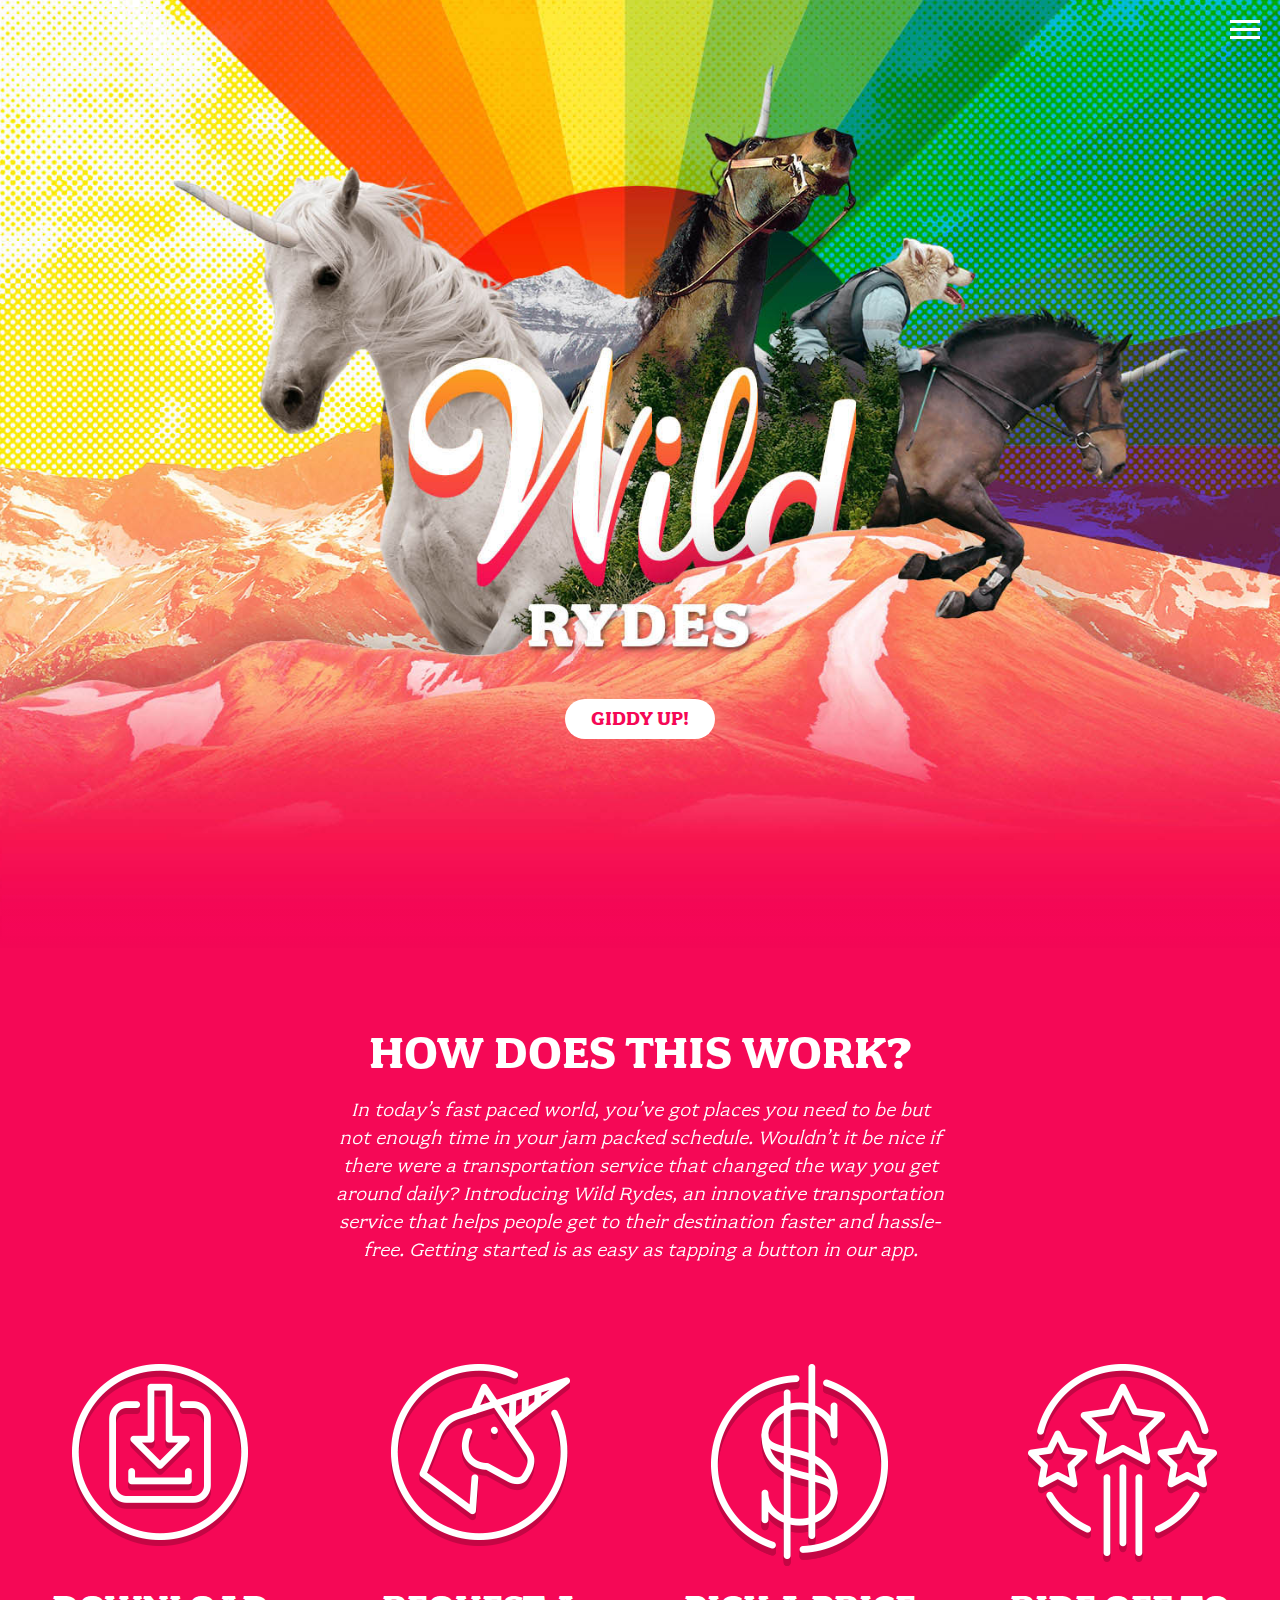
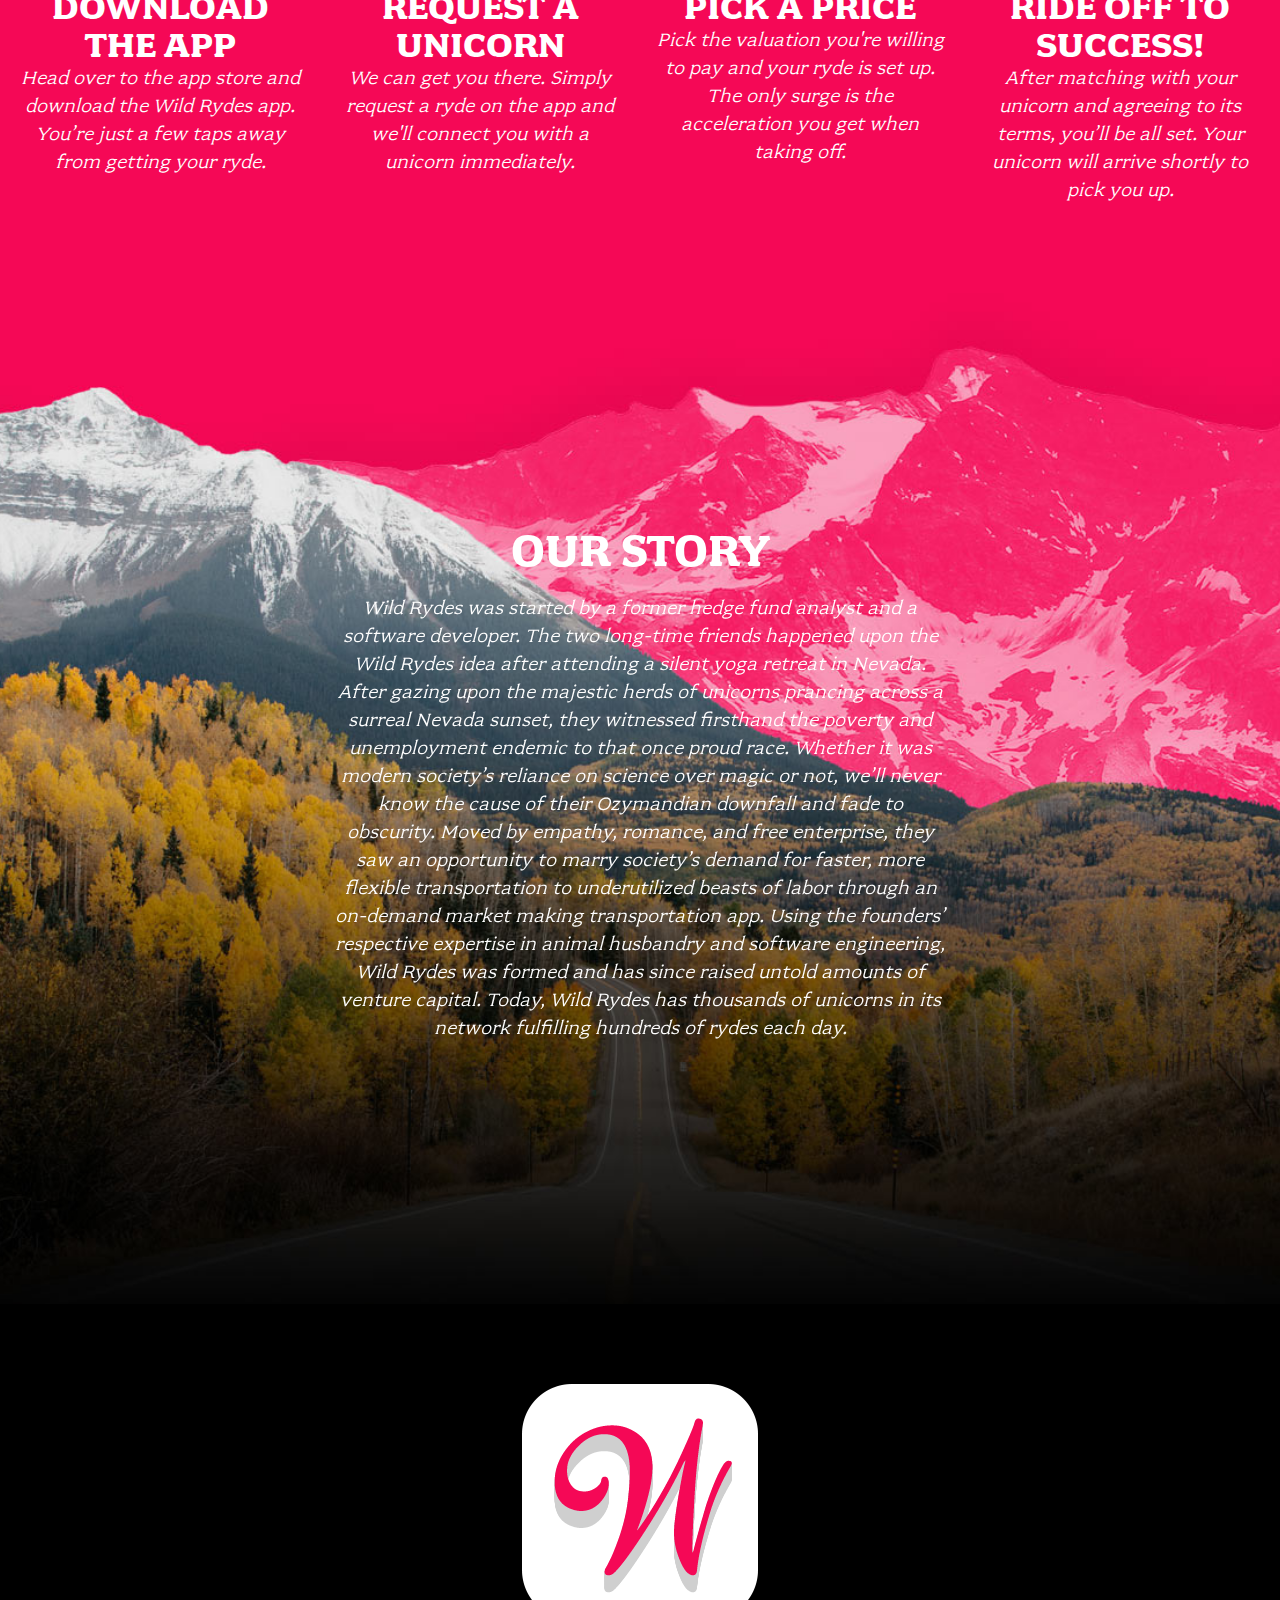
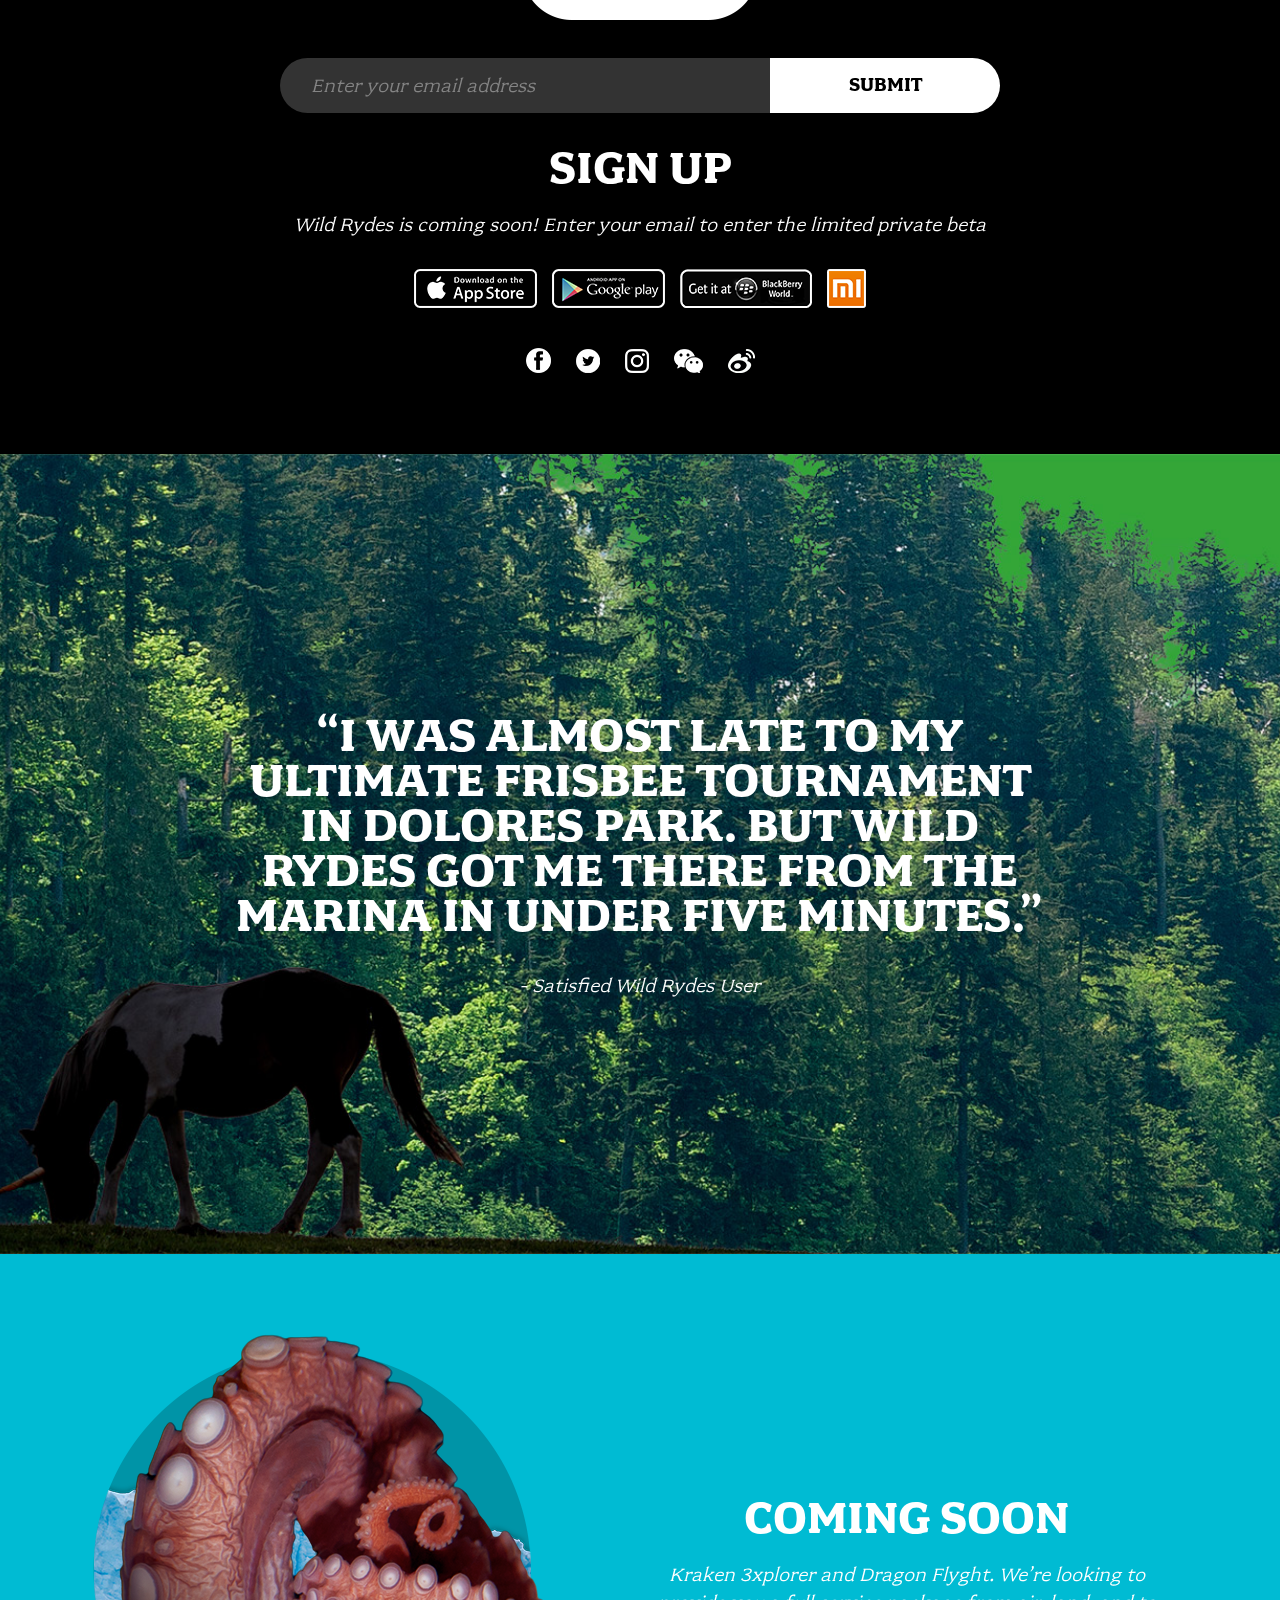
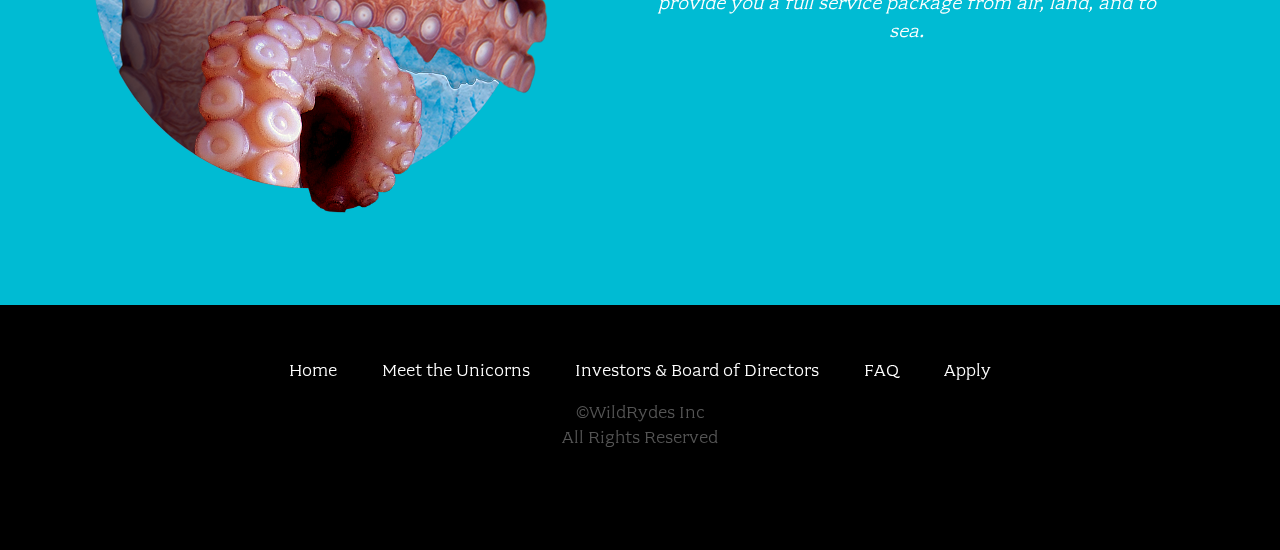
<file: index.html>
<!doctype html>
<html class="no-js" lang="">
<head>
  <meta charset="utf-8">
  <meta name="description" content="">
  <meta name="viewport" content="width=device-width, initial-scale=1">
  <title>Wild Rydes - Rydes of the Future!</title>

  <link rel="stylesheet" href="css/font.css">
  <link rel="stylesheet" href="css/main.css">

  <script src="js/vendor/modernizr.js"></script>
</head>
<body class="page-home">

  <header class="site-header">
    <h1 class="title">Wild Rydes</h1>
    <nav class="site-nav">
      <ul>
        <li><a href="index.html">Home</a></li>
        <li><a href="unicorns.html">Meet the Unicorns</a></li>
        <li><a href="investors.html">Investors &amp; Board of Directors</a></li>
        <li><a href="faq.html">FAQ</a></li>
        <li><a href="apply.html">Apply</a></li>
      </ul>
    </nav>
    <button type="button" class="btn-menu"><span>Menu</span></button>
    <a class="home-button" href="/register.html">Giddy Up!</a>
  </header>

  <section class="home-about">
    <div class="row column large-9 xlarge-6 xxlarge-4">
      <h2 class="section-title">How Does This Work?</h2>
      <p class="content">
        In today’s fast paced world, you’ve got places you need to be but not enough time in your jam packed schedule. Wouldn’t it be nice if there were a transportation service that changed the way you get around daily? Introducing Wild Rydes, an innovative transportation service that helps people get to their destination faster and hassle-free. Getting started is as easy as tapping a button in our app.
      </p>
    </div>

    <div class="row medium-up-2 large-up-4">
      <div class="column">
        <div class="home-about-block">
          <h3 class="title icon-download">Download The App</h3>
          <p class="content">Head over to the app store and download the Wild Rydes app. You’re just a few taps away from getting your ryde.</p>
        </div>
      </div>

      <div class="column">
        <div class="home-about-block">
          <h3 class="title icon-unicorn">Request A Unicorn</h3>
          <p class="content">We can get you there. Simply request a ryde on the app and we'll connect you with a unicorn immediately.</p>
        </div>
      </div>

      <div class="column">
        <div class="home-about-block">
          <h3 class="title icon-price">Pick A Price</h3>
          <p class="content">Pick the valuation you're willing to pay and your ryde is set up. The only surge is the acceleration you get when taking off.</p>
        </div>
      </div>

      <div class="column">
        <div class="home-about-block">
          <h3 class="title icon-success">Ride Off To Success!</h3>
          <p class="content">After matching with your unicorn and agreeing to its terms, you’ll be all set. Your unicorn will arrive shortly to pick you up.</p>
        </div>
      </div>
    </div>
  </section>

  <section class="home-story">
    <div class="row column large-9 xlarge-6 xxlarge-4">
      <h2 class="section-title">Our Story</h2>
      <p class="content">
        Wild Rydes was started by a former hedge fund analyst and a software developer. The two long-time friends happened upon the Wild Rydes idea after attending a silent yoga retreat in Nevada. After gazing upon the majestic herds of unicorns prancing across a surreal Nevada sunset, they witnessed firsthand the poverty and unemployment endemic to that once proud race. Whether it was modern society’s reliance on science over magic or not, we’ll never know the cause of their Ozymandian downfall and fade to obscurity. Moved by empathy, romance, and free enterprise, they saw an opportunity to marry society’s demand for faster, more flexible transportation to underutilized beasts of labor through an on-demand market making transportation app. Using the founders’ respective expertise in animal husbandry and software engineering, Wild Rydes was formed and has since raised untold amounts of venture capital. Today, Wild Rydes has thousands of unicorns in its network fulfilling hundreds of rydes each day.
      </p>
    </div>
  </section>

  <section class="home-sign-up">
    <div class="row column">
      <img class="icon-w" src="images/wr-home-W.png">

      <form onsubmit="javascript:void(0);">
        <input type="email" placeholder="Enter your email address">
        <button type="button">Submit</button>
      </form>

      <h2 class="section-title">Sign Up</h2>

      <p class="content">Wild Rydes is coming soon! Enter your email to enter the limited private beta</p>

      <div class="apps">
        <a class="app-icon" href=""><img src="images/wr-home-apple.png"></a>
        <a class="app-icon" href=""><img src="images/wr-home-google.png"></a>
        <a class="app-icon" href=""><img src="images/wr-home-blackberry.png"></a>
        <a class="app-icon" href=""><img src="images/wr-home-Xiaomi.png"></a>
      </div>

      <div class="social">
        <a class="icon-fb" href="">Facebook</a>
        <a class="icon-tw" href="">Twitter</a>
        <a class="icon-ig" href="">Instagram</a>
        <a class="icon-wc" href="">Wechat</a>
        <a class="icon-wb" href="">Weibo</a>
      </div>
    </div>
  </section>

  <section class="home-quote">
    <div class="row column medium-8 xxlarge-6">
      <div class="quote-wrap">
        <div class="quote">
          “I was almost late to my ultimate frisbee tournament in DOLORES park. BUt Wild Rydes Got me there from the marina in under five minutes.”
        </div>
        <div class="quoter">- Satisfied Wild Rydes User</div>
      </div>
    </div>
  </section>

  <section class="kraken-callout">
    <div class="row">
      <div class="columns medium-6 xxlarge-4 xxlarge-offset-2">
        <img src="images/wr-home-kraken.png">
      </div>

      <div class="columns medium-6 xlarge-5 xxlarge-4">
        <h4 class="title">Coming Soon</h4>
        <p class="content">
          Kraken 3xplorer and Dragon Flyght. We’re looking to provide you a full service package from air, land, and to sea.
        </p>
      </div>
    </div>
  </section>

  <footer class="site-footer">
    <div class="row column">
      <nav class="footer-nav">
        <ul>
          <li><a href="index.html">Home</a></li>
          <li><a href="unicorns.html">Meet the Unicorns</a></li>
          <li><a href="investors.html">Investors & Board of Directors</a></li>
          <li><a href="faq.html">FAQ</a></li>
          <li><a href="apply.html">Apply</a></li>
        </ul>
      </nav>
    </div>

    <div class="row column">
      <div class="footer-legal">
        &copy;WildRydes Inc<br>
        All Rights Reserved
      </div>
    </div>
  </footer>

  <script src="js/vendor.js"></script>

  <script src="js/main.js"></script>
</body>
</html>
</file>
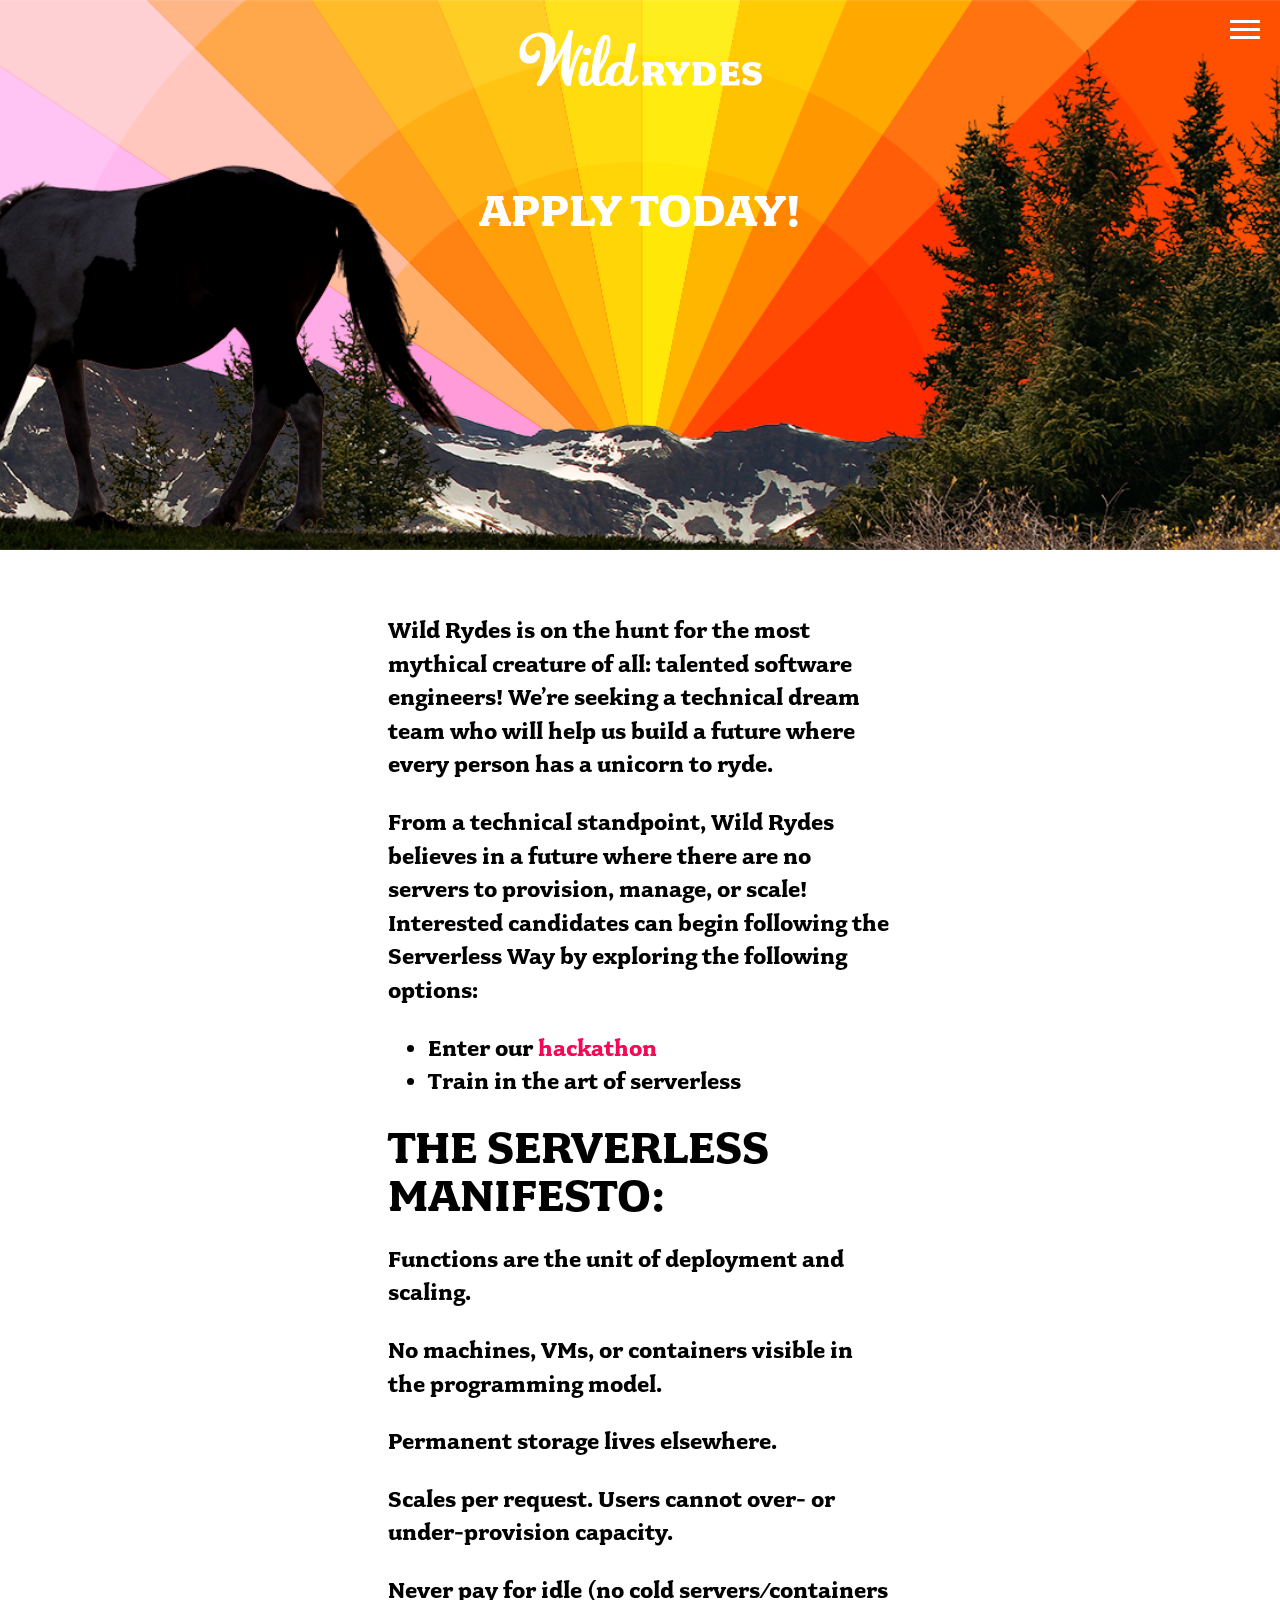
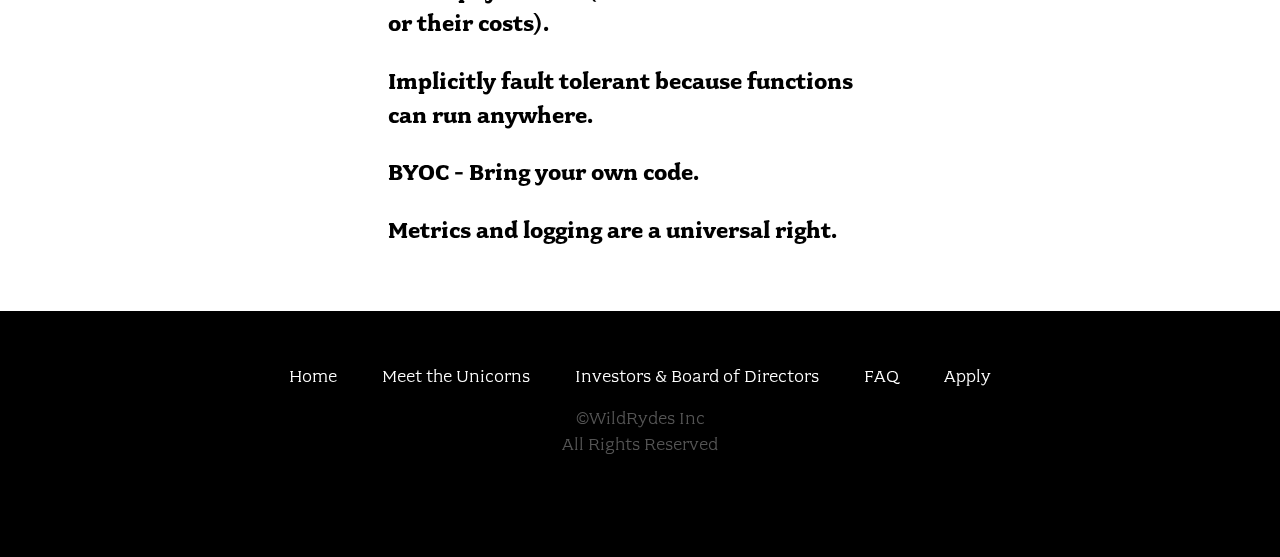
<file: apply.html>
<!doctype html>
<html class="no-js" lang="">
<head>
  <meta charset="utf-8">
  <meta name="description" content="">
  <meta name="viewport" content="width=device-width, initial-scale=1">
  <title>Apply - Wild Rydes</title>

  <link rel="stylesheet" href="css/font.css">
  <link rel="stylesheet" href="css/main.css">

  <script src="js/vendor/modernizr.js"></script>
</head>
<body class="page-apply">

  <header class="site-header">
    <div class="site-logo">Wild Rydes</div>

    <div class="row column medium-8 large-6 xlarge-5 xxlarge-4">
      <h1 class="title">Apply Today!</h1>
    </div>

    <nav class="site-nav">
      <ul>
        <li><a href="index.html">Home</a></li>
        <li><a href="unicorns.html">Meet the Unicorns</a></li>
        <li><a href="investors.html">Investors & Board of Directors</a></li>
        <li><a href="faq.html">FAQ</a></li>
        <li><a href="apply.html">Apply</a></li>
      </ul>
    </nav>
    <button type="button" class="btn-menu"><span>Menu</span></button>
  </header>

  <section class="content">
    <div class="row column medium-10 large-7 xlarge-5">
      <p>Wild Rydes is on the hunt for the most mythical creature of all: talented software engineers! We’re seeking a technical dream team who will help us build a future where every person has a unicorn to ryde.</p>
      <p>From a technical standpoint, Wild Rydes believes in a future where there are no servers to provision, manage, or scale! Interested candidates can begin following the Serverless Way by exploring the following options:</p>
      <ul>
        <li>Enter our <a href="http://awschatbot.devpost.com" target="_blank">hackathon</a></li>
        <li>Train in the art of serverless</li>
      </ul>

      <h2>The Serverless Manifesto:</h2>
      <p>Functions are the unit of deployment and scaling.</p>
      <p>No machines, VMs, or containers visible in the programming model.</p>
      <p>Permanent storage lives elsewhere.</p>
      <p>Scales per request. Users cannot over- or under-provision capacity.</p>
      <p>Never pay for idle (no cold servers/containers or their costs).</p>
      <p>Implicitly fault tolerant because functions can run anywhere.</p>
      <p>BYOC - Bring your own code.</p>
      <p>Metrics and logging are a universal right.</p>
    </div>
  </section>

  <footer class="site-footer">
    <div class="row column">
      <nav class="footer-nav">
        <ul>
          <li><a href="index.html">Home</a></li>
          <li><a href="unicorns.html">Meet the Unicorns</a></li>
          <li><a href="investors.html">Investors & Board of Directors</a></li>
          <li><a href="faq.html">FAQ</a></li>
          <li><a href="apply.html">Apply</a></li>
        </ul>
      </nav>
    </div>

    <div class="row column">
      <div class="footer-legal">
        &copy;WildRydes Inc<br>
        All Rights Reserved
      </div>
    </div>
  </footer>

  <script src="js/vendor.js"></script>

  <script src="js/main.js"></script>
</body>
</html>
</file>
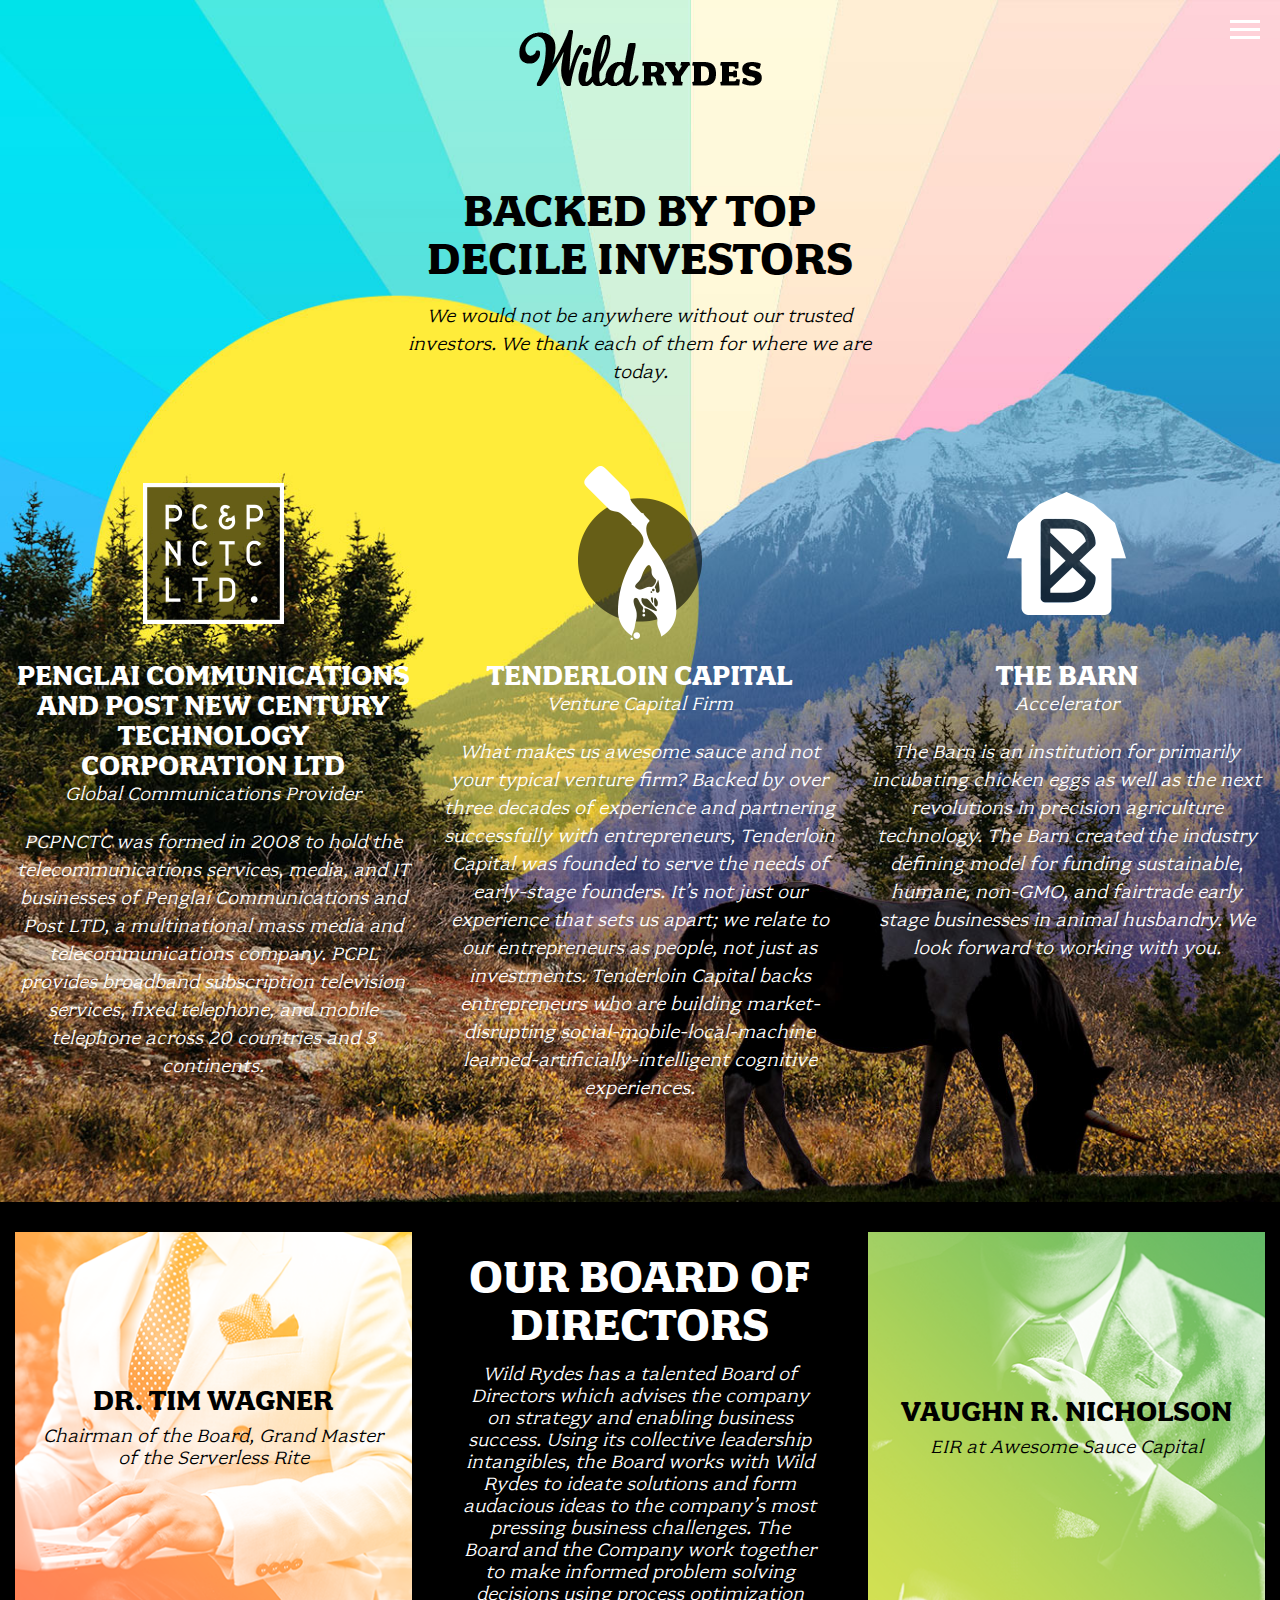
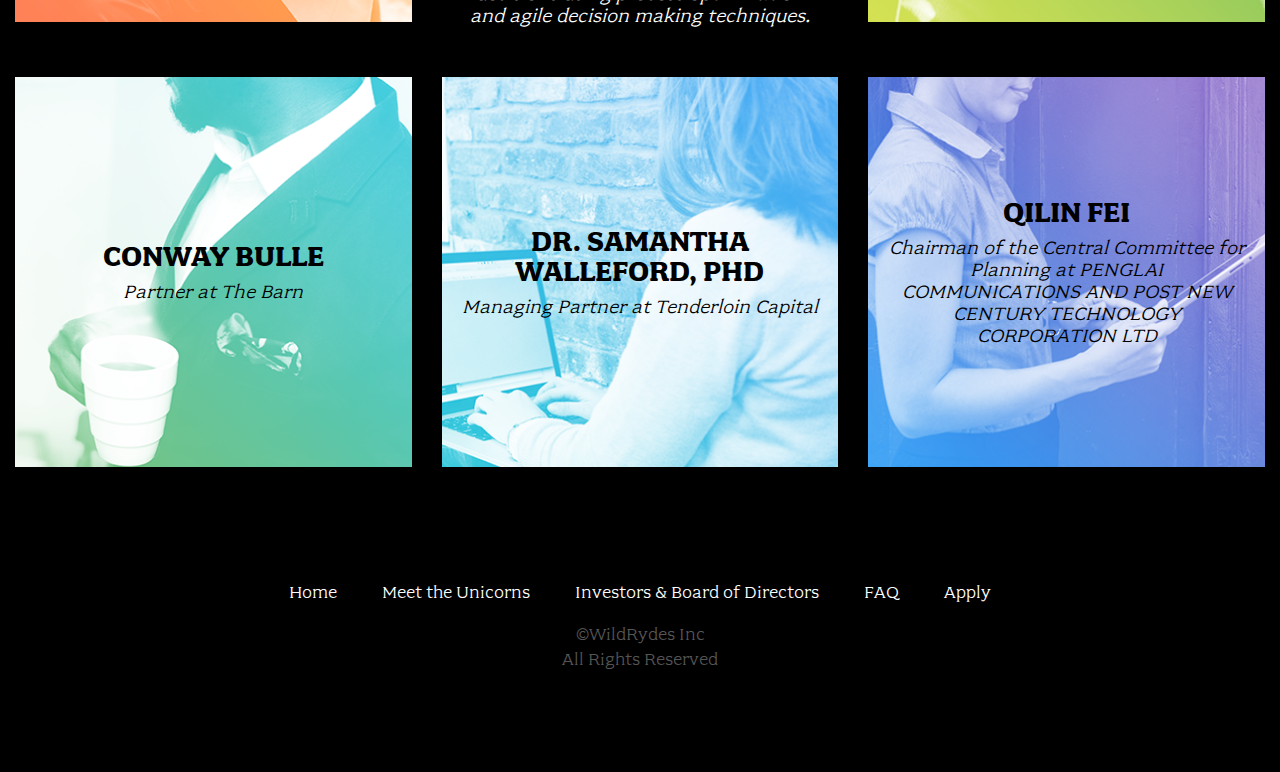
<file: investors.html>
<!doctype html>
<html class="no-js" lang="">
<head>
  <meta charset="utf-8">
  <meta name="description" content="">
  <meta name="viewport" content="width=device-width, initial-scale=1">
  <title>Investors &amp; Board of Directors - Wild Rydes</title>

  <link rel="stylesheet" href="css/font.css">
  <link rel="stylesheet" href="css/main.css">

  <script src="js/vendor/modernizr.js"></script>
</head>
<body class="page-investors">

  <div class="top-section">
    <header class="site-header">
      <div class="site-logo dark">Wild Rydes</div>

      <div class="row column medium-8 large-6 xlarge-5 xxlarge-4">
        <h1 class="title">Backed By Top Decile Investors</h1>
        <p class="content">
          We would not be anywhere without our trusted investors. We thank each of them for where we are today.
        </p>
      </div>

      <nav class="site-nav">
        <ul>
          <li><a href="index.html">Home</a></li>
          <li><a href="unicorns.html">Meet the Unicorns</a></li>
          <li><a href="investors.html">Investors & Board of Directors</a></li>
          <li><a href="faq.html">FAQ</a></li>
          <li><a href="apply.html">Apply</a></li>
        </ul>
      </nav>
      <button type="button" class="btn-menu"><span>Menu</span></button>
    </header>

    <div class="investors-list">
      <div class="row">
        <div class="columns large-4">
          <div class="investor">
            <h2 class="title pcp">Penglai Communications and Post New Century Technology Corporation Ltd</h2>
            <div class="subtitle">Global Communications Provider</div>
            <p class="content">
              PCPNCTC was formed in 2008 to hold the telecommunications services, media, and IT businesses of Penglai Communications and Post LTD, a multinational mass media and telecommunications company. PCPL provides broadband subscription television services, fixed telephone, and mobile telephone across 20 countries and 3 continents.
            </p>
          </div>
        </div>

        <div class="columns large-4">
          <div class="investor">
            <h2 class="title awesome">Tenderloin Capital</h2>
            <div class="subtitle">Venture Capital Firm</div>
            <p class="content">
              What makes us awesome sauce and not your typical venture firm? Backed by over three decades of experience and partnering successfully with entrepreneurs, Tenderloin Capital was founded to serve the needs of early-stage founders. It’s not just our experience that sets us apart; we relate to our entrepreneurs as people, not just as investments. Tenderloin Capital backs entrepreneurs who are building market-disrupting social-mobile-local-machine learned-artificially-intelligent cognitive experiences.
            </p>
          </div>
        </div>

        <div class="columns large-4">
          <div class="investor">
            <h2 class="title barn">The Barn</h2>
            <div class="subtitle">Accelerator</div>
            <p class="content">
              The Barn is an institution for primarily incubating chicken eggs as well as the next revolutions in precision agriculture technology. The Barn created the industry defining model for funding sustainable, humane, non-GMO, and fairtrade early stage businesses in animal husbandry. We look forward to working with you.
            </p>
          </div>
        </div>
      </div>
    </div>
  </div>

  <section class="board-directors">
    <div class="row">
      <div class="columns large-4 large-push-4">
        <div class="intro block">
          <h2 class="title">Our Board of Directors</h2>
          <p class="content">
            Wild Rydes has a talented Board of Directors which advises the company on strategy and enabling business success. Using its collective leadership intangibles, the Board works with Wild Rydes to ideate solutions and form audacious ideas to the company’s most pressing business challenges. The Board and the Company work together to make informed problem solving decisions using process optimization and agile decision making techniques.
          </p>
        </div>
      </div>

      <div class="columns large-4 large-pull-4">
        <div class="one block">
          <h3 class="title">Dr. Tim Wagner</h3>
          <p class="content">Chairman of the Board, Grand Master of the Serverless Rite</p>
        </div>
      </div>

      <div class="columns large-4">
        <div class="two block">
          <h3 class="title">Vaughn R. Nicholson</h3>
          <p class="content">EIR at Awesome Sauce Capital</p>
        </div>
      </div>
    </div>

    <div class="row">
      <div class="columns large-4">
        <div class="three block">
          <h3 class="title">Conway Bulle</h3>
          <p class="content">Partner at The Barn</p>
        </div>
      </div>

      <div class="columns large-4">
        <div class="four block">
          <h3 class="title">Dr. Samantha Walleford, PhD</h3>
          <p class="content">Managing Partner at Tenderloin Capital</p>
        </div>
      </div>

      <div class="columns large-4">
        <div class="five block">
          <h3 class="title">Qilin Fei</h3>
          <p class="content">Chairman of the Central Committee for Planning at PENGLAI COMMUNICATIONS AND POST NEW CENTURY TECHNOLOGY CORPORATION LTD</p>
        </div>
      </div>
    </div>
  </section>

  <footer class="site-footer">
    <div class="row column">
      <nav class="footer-nav">
        <ul>
          <li><a href="index.html">Home</a></li>
          <li><a href="unicorns.html">Meet the Unicorns</a></li>
          <li><a href="investors.html">Investors & Board of Directors</a></li>
          <li><a href="faq.html">FAQ</a></li>
          <li><a href="apply.html">Apply</a></li>
        </ul>
      </nav>
    </div>

    <div class="row column">
      <div class="footer-legal">
        &copy;WildRydes Inc<br>
        All Rights Reserved
      </div>
    </div>
  </footer>

  <script src="js/vendor.js"></script>

  <script src="js/main.js"></script>
</body>
</html>
</file>
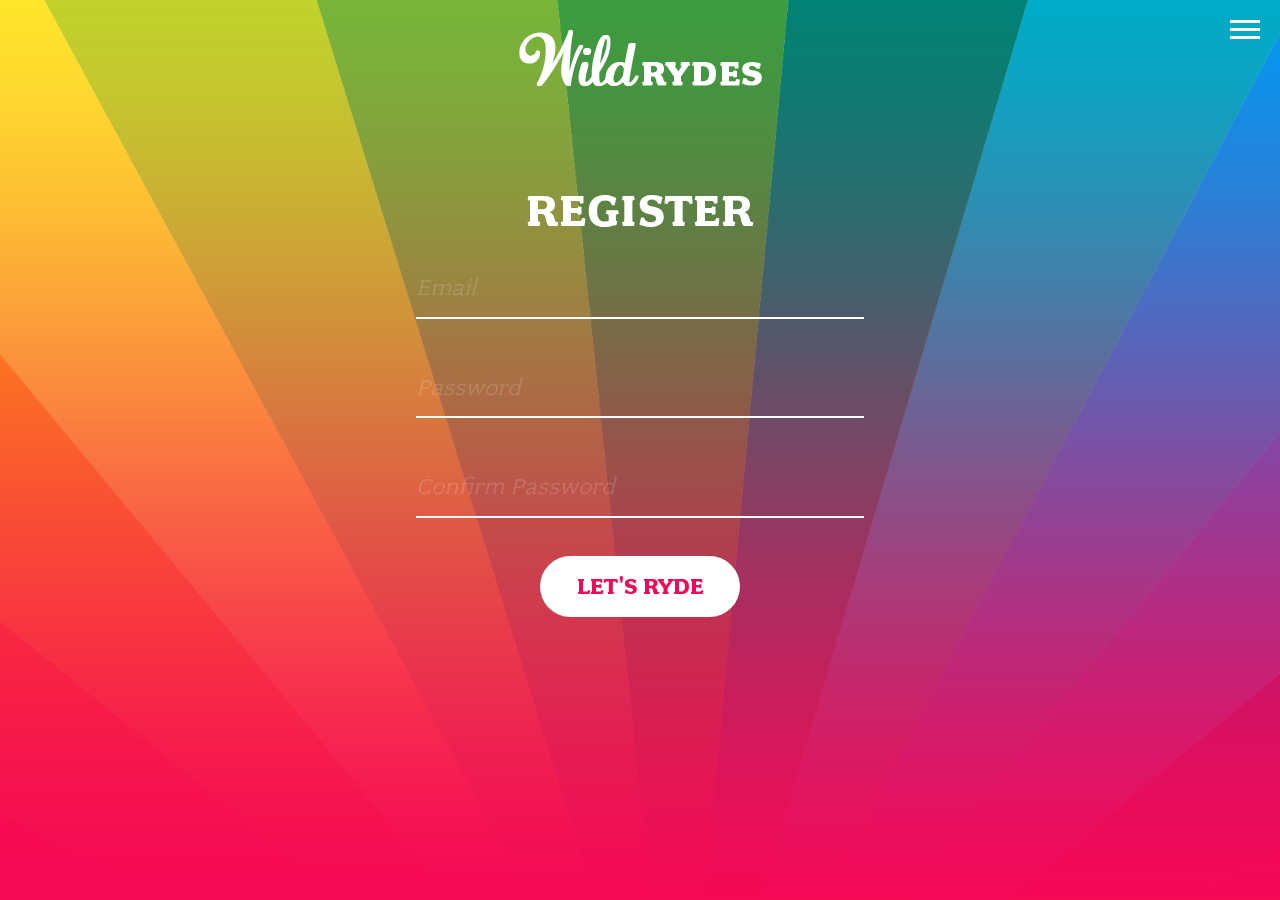
<file: register.html>
<!DOCTYPE html>
<!--[if lt IE 7]>      <html class="no-js lt-ie9 lt-ie8 lt-ie7"> <![endif]-->
<!--[if IE 7]>         <html class="no-js lt-ie9 lt-ie8"> <![endif]-->
<!--[if IE 8]>         <html class="no-js lt-ie9"> <![endif]-->
<!--[if gt IE 8]><!--> <html class="no-js"> <!--<![endif]-->
    <head>
        <meta charset="utf-8">
        <meta http-equiv="X-UA-Compatible" content="IE=edge,chrome=1">
        <title></title>
        <meta name="description" content="">
        <meta name="viewport" content="width=device-width">

        <!-- Place favicon.ico and apple-touch-icon.png in the root directory -->

        <link rel="stylesheet" href="css/font.css">
        <link rel="stylesheet" href="css/normalize.css">
        <link rel="stylesheet" href="css/index.css">
        <link rel="stylesheet" href="/css/message.css">
        <link rel="stylesheet" href="css/main.css">

        <script src="js/vendor/modernizr.js"></script>
    </head>
    <body>
        <!--[if lt IE 7]>
            <p class="chromeframe">You are using an <strong>outdated</strong> browser. Please <a href="http://browsehappy.com/">upgrade your browser</a> or <a href="http://www.google.com/chromeframe/?redirect=true">activate Google Chrome Frame</a> to improve your experience.</p>
        <![endif]-->

        <div id="noCognitoMessage" class="configMessage" style="display: none;">
            <div class="backdrop"></div>
            <div class="panel panel-default">
                <div class="panel-heading">
                    <h3 class="panel-title">No Cognito User Pool Configured</h3>
                </div>
                <div class="panel-body">
                    <p>There is no user pool configured in <a href="/js/config.js">/js/config.js</a>. You'll configure this in Module 2 of the workshop.</p>
                </div>
            </div>
        </div>

        <header class="site-header">
          <img src="images/logo.png">
          <nav class="site-nav">
            <ul>
              <li><a href="index.html">Home</a></li>
              <li><a href="unicorns.html">Meet the Unicorns</a></li>
              <li><a href="investors.html">Investors &amp; Board of Directors</a></li>
              <li><a href="faq.html">FAQ</a></li>
              <li><a href="apply.html">Apply</a></li>
            </ul>
          </nav>
          <button type="button" class="btn-menu"><span>Menu</span></button>
        </header>

        <section class="form-wrap">
            <h1>Register</h1>
            <form id="registrationForm">
              <input type="email" id="emailInputRegister" placeholder="Email" pattern=".*" required>
              <input type="password" id="passwordInputRegister" placeholder="Password" pattern=".*" required>
              <input type="password" id="password2InputRegister" placeholder="Confirm Password" pattern=".*" required>

              <input type="submit" value="Let's Ryde">
            </form>
        </section>

        <script src="js/vendor/jquery-3.1.0.js"></script>
        <script src="js/vendor/bootstrap.min.js"></script>
        <script src="js/vendor/aws-cognito-sdk.min.js"></script>
        <script src="js/vendor/amazon-cognito-identity.min.js"></script>
        <script src="js/config.js"></script>
        <script src="js/cognito-auth.js"></script>
        <script src="js/vendor.js"></script>
        <script src="js/main.js"></script>
    </body>
</html>
</file>
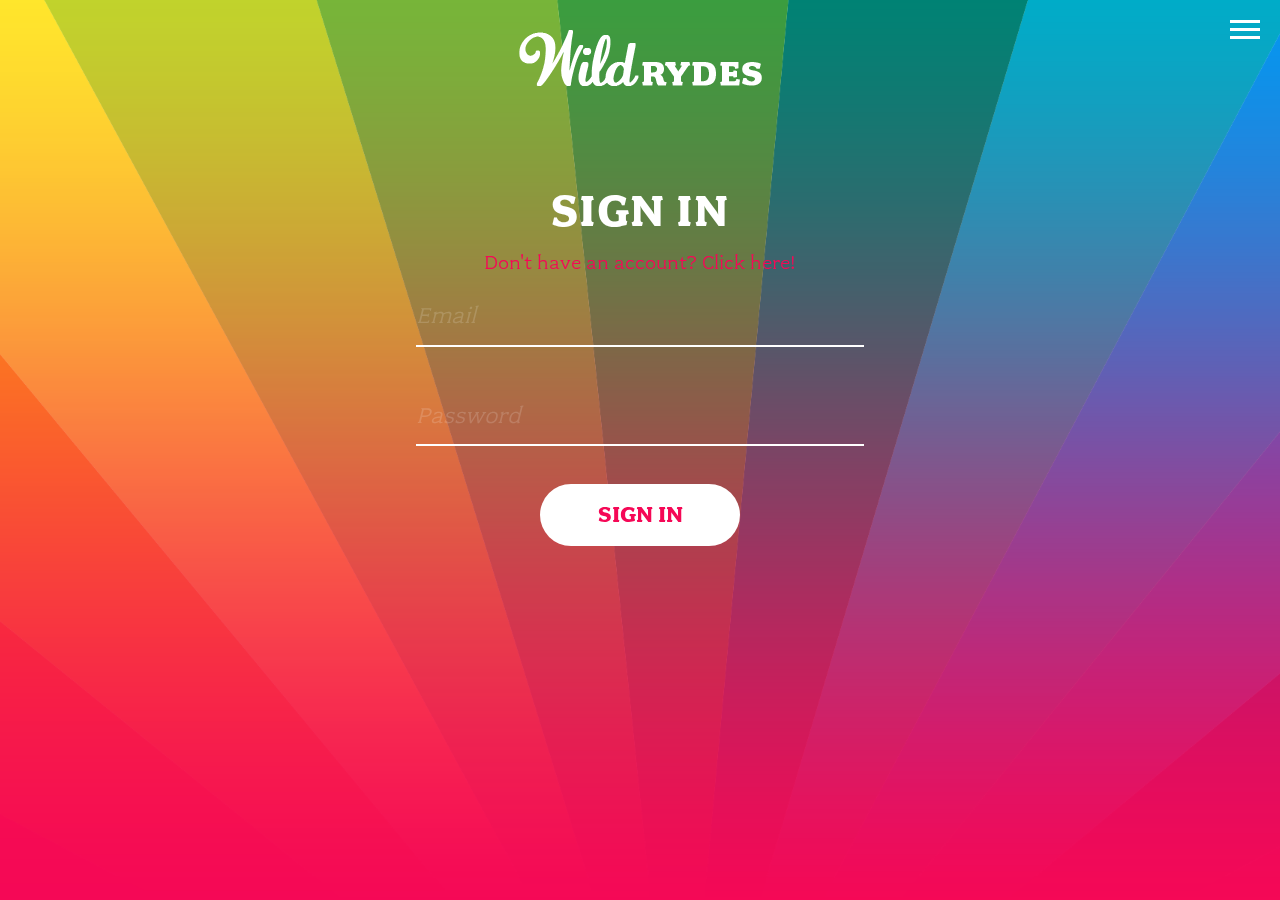
<file: ride.html>
<!DOCTYPE html>
<html>

<head>
    <meta charset="utf-8">
    <meta name="viewport" content="initial-scale=1,maximum-scale=1,user-scalable=no">
    <title>Austin Reeves' Wild Rydes Site</title>
    <meta charset="utf-8">
    <meta http-equiv="X-UA-Compatible" content="IE=edge">
    <meta name="viewport" content="width=device-width, initial-scale=1">
    <meta name="description" content="Serverless web application example">
    <meta name="author" content="">


    <link rel="stylesheet" href="https://maxcdn.bootstrapcdn.com/bootstrap/3.3.7/css/bootstrap.min.css" integrity="sha384-BVYiiSIFeK1dGmJRAkycuHAHRg32OmUcww7on3RYdg4Va+PmSTsz/K68vbdEjh4u" crossorigin="anonymous">
    <link rel="stylesheet" href="https://js.arcgis.com/4.3/esri/css/main.css">
    <link rel="stylesheet" href="/css/ride.css">
    <link rel="stylesheet" href="/css/message.css">
</head>

<body>

    <div class="info panel panel-default">
        <div class="panel-heading">
            <button id="request" class="btn btn-primary" disabled="disabled">Set pickup</button>
            <div class="dropdown pull-right">
                <button id="accountLink" class="btn" type="button" data-toggle="dropdown" aria-haspopup="true" aria-expanded="false">
                    Account <span class="caret"></span>
                </button>
                <ul class="dropdown-menu" aria-labelledby="accountLink">
                    <li><a id="home" href="/index.html">Home</a></li>
                    <li><a id="signOut" href="/signin.html">Sign out</a></li>
                </ul>
            </div>
        </div>
        <div class="panel-body">
            <ol id="updates">
                <li>Welcome! Click the map to set your pickup location.</li>
            </ol>
        </div>
    </div>

    <div id="noApiMessage" class="configMessage" style="display: none;">
        <div class="backdrop"></div>
        <div class="panel panel-default">
            <div class="panel-heading">
                <h3 class="panel-title">Successfully Authenticated!</h3>
            </div>
            <div class="panel-body">
                <p>This page is not functional yet because there is no API invoke URL configured in <a href="/js/config.js">/js/config.js</a>. You'll configure this in Module 3.</p>
                <p>In the meantime, if you'd like to test the Amazon Cognito user pool authorizer for your API, use the auth token below:</p>
                <textarea class="authToken"></textarea>
            </div>
        </div>
    </div>

    <div id="noCognitoMessage" class="configMessage" style="display: none;">
        <div class="backdrop"></div>
        <div class="panel panel-default">
            <div class="panel-heading">
                <h3 class="panel-title">No Cognito User Pool Configured</h3>
            </div>
            <div class="panel-body">
                <p>There is no user pool configured in <a href="/js/config.js">/js/config.js</a>. You'll configure this in Module 2 of the workshop.</p>
            </div>
        </div>
    </div>

    <div id="main">
        <div id="map">
        </div>
    </div>

    <div id="authTokenModal" class="modal fade" tabindex="-1" role="dialog" aria-labelledby="authToken">
        <div class="modal-dialog" role="document">
            <div class="modal-content">
                <div class="modal-header">
                    <button type="button" class="close" data-dismiss="modal" aria-label="Close"><span aria-hidden="true">&times;</span></button>
                    <h4 class="modal-title" id="myModalLabel">Your Auth Token</h4>
                </div>
                <div class="modal-body">
                    <textarea class="authToken"></textarea>
                </div>
                <div class="modal-footer">
                    <button type="button" class="btn btn-default" data-dismiss="modal">Close</button>
                </div>
            </div>
        </div>
    </div>


    <script src="js/vendor/jquery-3.1.0.js"></script>
    <script src="js/vendor/bootstrap.min.js"></script>
    <script src="js/vendor/aws-cognito-sdk.min.js"></script>
    <script src="js/vendor/amazon-cognito-identity.min.js"></script>
    <script src="https://js.arcgis.com/4.3/"></script>
    <script src="js/config.js"></script>
    <script src="js/cognito-auth.js"></script>
    <script src="js/esri-map.js"></script>
    <script src="js/ride.js"></script>
</body>

</html>
</file>
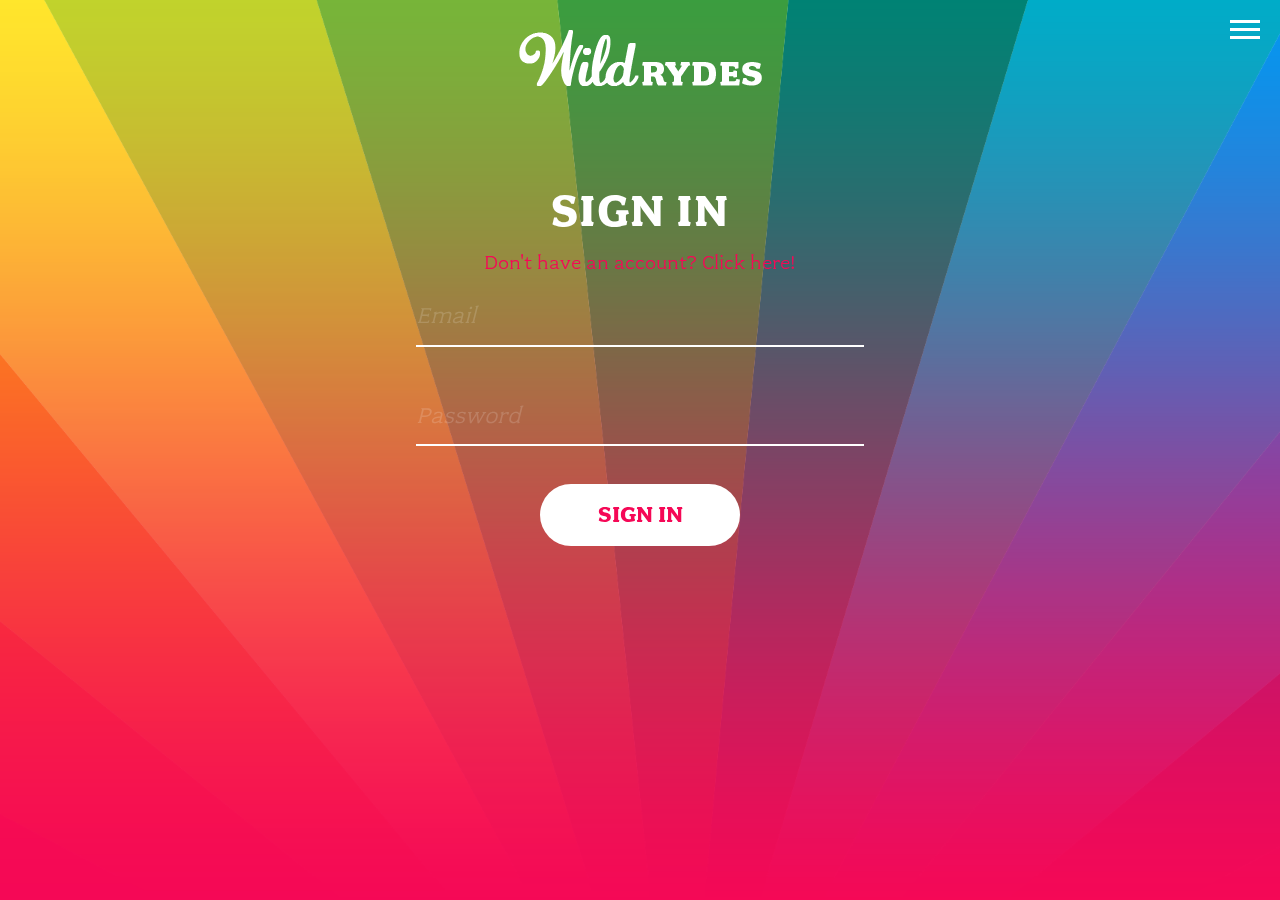
<file: signin.html>
<!DOCTYPE html>
<!--[if lt IE 7]>      <html class="no-js lt-ie9 lt-ie8 lt-ie7"> <![endif]-->
<!--[if IE 7]>         <html class="no-js lt-ie9 lt-ie8"> <![endif]-->
<!--[if IE 8]>         <html class="no-js lt-ie9"> <![endif]-->
<!--[if gt IE 8]><!--> <html class="no-js" lang=""> <!--<![endif]-->
    <head>
        <meta charset="utf-8">
        <meta http-equiv="X-UA-Compatible" content="IE=edge,chrome=1">
        <title></title>
        <meta name="description" content="">
        <meta name="viewport" content="width=device-width">

        <!-- Place favicon.ico and apple-touch-icon.png in the root directory -->

        <link rel="stylesheet" href="css/font.css">
        <link rel="stylesheet" href="css/normalize.css">
        <link rel="stylesheet" href="css/index.css">
        <link rel="stylesheet" href="/css/message.css">
        <link rel="stylesheet" href="css/main.css">

        <script src="js/vendor/modernizr.js"></script>
    </head>
    <body>
        <!--[if lt IE 7]>
            <p class="chromeframe">You are using an <strong>outdated</strong> browser. Please <a href="http://browsehappy.com/">upgrade your browser</a> or <a href="http://www.google.com/chromeframe/?redirect=true">activate Google Chrome Frame</a> to improve your experience.</p>
        <![endif]-->




        <div id="noCognitoMessage" class="configMessage" style="display: none;">
            <div class="backdrop"></div>
            <div class="panel panel-default">
                <div class="panel-heading">
                    <h3 class="panel-title">No Cognito User Pool Configured</h3>
                </div>
                <div class="panel-body">
                    <p>There is no user pool configured in <a href="/js/config.js">/js/config.js</a>. You'll configure this in Module 2 of the workshop.</p>
                </div>
            </div>
        </div>

        <header class="site-header">
          <img src="images/logo.png">
          <nav class="site-nav">
            <ul>
              <li><a href="index.html">Home</a></li>
              <li><a href="unicorns.html">Meet the Unicorns</a></li>
              <li><a href="investors.html">Investors &amp; Board of Directors</a></li>
              <li><a href="faq.html">FAQ</a></li>
              <li><a href="apply.html">Apply</a></li>
            </ul>
          </nav>
          <button type="button" class="btn-menu"><span>Menu</span></button>
        </header>


        <section class="form-wrap">
            <h1>Sign In</h1>
            <a href="/register.html">Don't have an account? Click here!</a>
            <form id="signinForm">
              <input type="email" id="emailInputSignin" placeholder="Email" required>
              <input type="password" id="passwordInputSignin" placeholder="Password" pattern=".*" required>

              <input type="submit" value="Sign in">
            </form>
        </section>

        <script src="js/vendor/jquery-3.1.0.js"></script>
        <script src="js/vendor/bootstrap.min.js"></script>
        <script src="js/vendor/aws-cognito-sdk.min.js"></script>
        <script src="js/vendor/amazon-cognito-identity.min.js"></script>
        <script src="js/config.js"></script>
        <script src="js/cognito-auth.js"></script>
    </body>
</html>
</file>
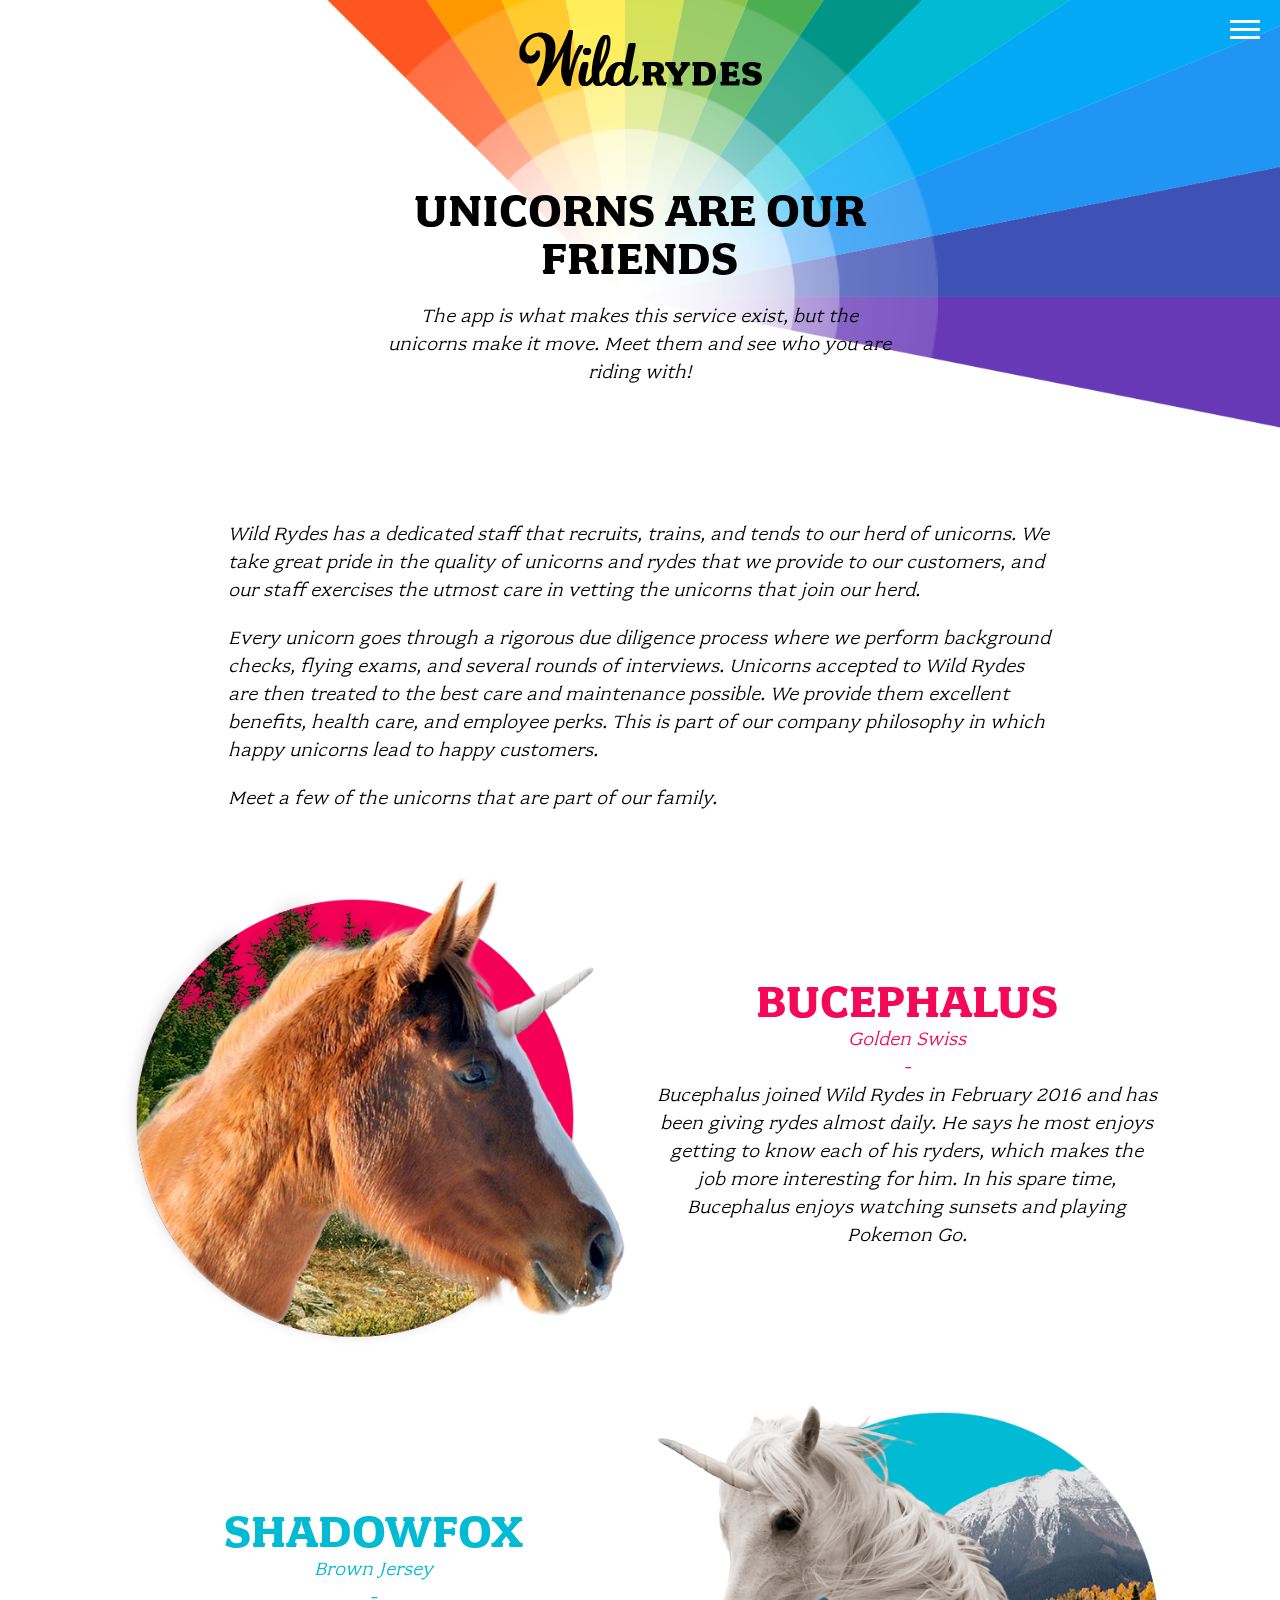
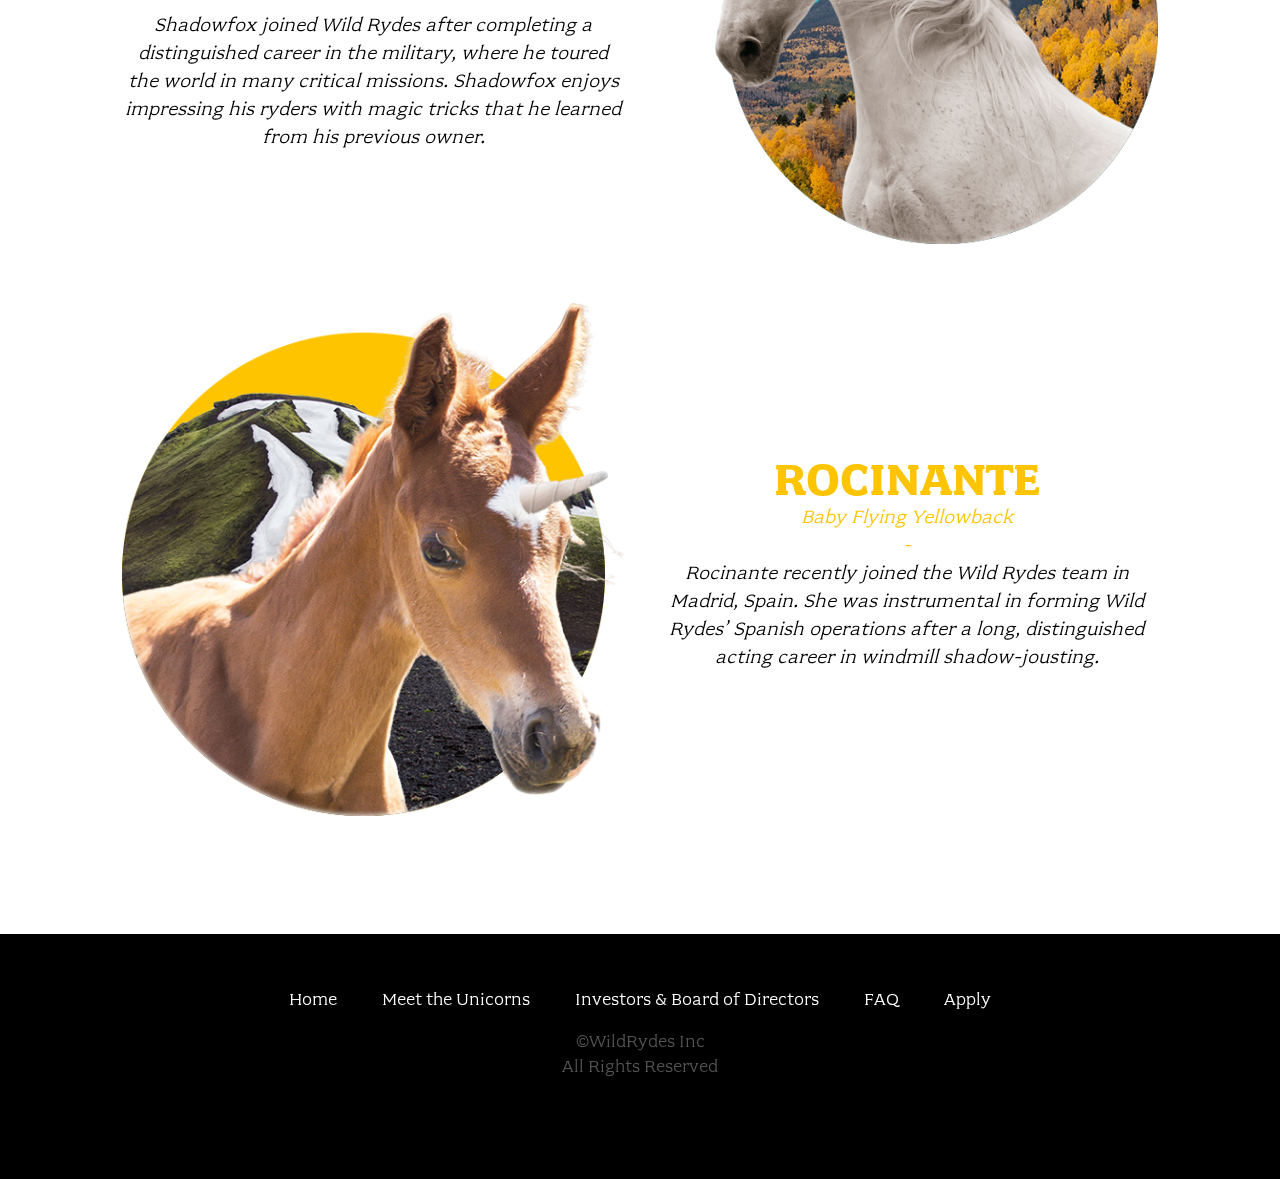
<file: unicorns.html>
<!doctype html>
<html class="no-js" lang="">
<head>
  <meta charset="utf-8">
  <meta name="description" content="">
  <meta name="viewport" content="width=device-width, initial-scale=1">
  <title>Unicorns - Wild Rydes</title>

  <link rel="stylesheet" href="css/font.css">
  <link rel="stylesheet" href="css/main.css">

  <script src="js/vendor/modernizr.js"></script>
</head>
<body class="page-unicorns">

  <header class="site-header">
    <div class="site-logo dark">Wild Rydes</div>

    <div class="row column medium-8 large-6 xlarge-5 xxlarge-4">
      <h1 class="title">Unicorns Are Our Friends</h1>
      <p class="content">
        The app is what makes this service exist, but the unicorns make it move. Meet them and see who you are riding with!
      </p>
    </div>

    <nav class="site-nav">
      <ul>
        <li><a href="index.html">Home</a></li>
        <li><a href="unicorns.html">Meet the Unicorns</a></li>
        <li><a href="investors.html">Investors & Board of Directors</a></li>
        <li><a href="faq.html">FAQ</a></li>
        <li><a href="apply.html">Apply</a></li>
      </ul>
    </nav>
    <button type="button" class="btn-menu"><span>Menu</span></button>
  </header>

  <div class="row column medium-10 large-8 xxlarge-6">
    <p class="content">
      Wild Rydes has a dedicated staff that recruits, trains, and tends to our herd of unicorns. We take great pride in the quality of unicorns and rydes that we provide to our customers, and our staff exercises the utmost care in vetting the unicorns that join our herd.
    </p>

    <p class="content">
      Every unicorn goes through a rigorous due diligence process where we perform background checks, flying exams, and several rounds of interviews. Unicorns accepted to Wild Rydes are then treated to the best care and maintenance possible. We provide them excellent benefits, health care, and employee perks. This is part of our company philosophy in which happy unicorns lead to happy customers.
    </p>

    <p class="content">Meet a few of the unicorns that are part of our family.</p>
  </div>

  <section class="unicorns-list">
    <div class="row">
      <div class="unicorn jimmy">
        <div class="columns medium-5 large-6 xlarge-5 xlarge-offset-1">
          <img src="images/wr-unicorn-one.png" alt="Jimmy Three Legs">
        </div>

        <div class="columns medium-7 large-6 xlarge-5 xxlarge-4">
          <h2 class="title">Bucephalus</h2>
          <div class="subtitle">Golden Swiss</div>
          <p class="content">
            Bucephalus joined Wild Rydes in February 2016 and has been giving rydes almost daily. He says he most enjoys getting to know each of his ryders, which makes the job more interesting for him. In his spare time, Bucephalus enjoys watching sunsets and playing Pokemon Go.
          </p>
        </div>
      </div>
    </div>

    <div class="row">
      <div class="unicorn henry">
        <div class="columns medium-5 medium-push-7 large-6 large-push-6 xlarge-5 xlarge-offset-1 xlarge-push-5">
          <img src="images/wr-unicorn-two.png" alt="Hot Shoe Henry">
        </div>

        <div class="columns medium-7 medium-pull-5 large-6 large-pull-6 xlarge-5 xlarge-pull-5 xxlarge-4 xxlarge-offset-1">
          <h2 class="title">Shadowfox</h2>
          <div class="subtitle">Brown Jersey</div>
          <p class="content">
            Shadowfox joined Wild Rydes after completing a distinguished career in the military, where he toured the world in many critical missions. Shadowfox enjoys impressing his ryders with magic tricks that he learned from his previous owner.
          </p>
        </div>
      </div>
    </div>

    <div class="row">
      <div class="unicorn veronica">
        <div class="columns medium-5 large-6 xlarge-5 xlarge-offset-1">
          <img src="images/wr-unicorn-three.png" alt="Veronica">
        </div>

        <div class="columns medium-7 large-6 xlarge-5 xxlarge-4">
          <h2 class="title">Rocinante</h2>
          <div class="subtitle">Baby Flying Yellowback</div>
          <p class="content">
            Rocinante recently joined the Wild Rydes team in Madrid, Spain. She was instrumental in forming Wild Rydes’ Spanish operations after a long, distinguished acting career in windmill shadow-jousting.
          </p>
        </div>
      </div>
    </div>
  </section>

  <footer class="site-footer">
    <div class="row column">
      <nav class="footer-nav">
        <ul>
          <li><a href="index.html">Home</a></li>
          <li><a href="unicorns.html">Meet the Unicorns</a></li>
          <li><a href="investors.html">Investors & Board of Directors</a></li>
          <li><a href="faq.html">FAQ</a></li>
          <li><a href="apply.html">Apply</a></li>
        </ul>
      </nav>
    </div>

    <div class="row column">
      <div class="footer-legal">
        &copy;WildRydes Inc<br>
        All Rights Reserved
      </div>
    </div>
  </footer>

  <script src="js/vendor.js"></script>

  <script src="js/main.js"></script>
</body>
</html>
</file>
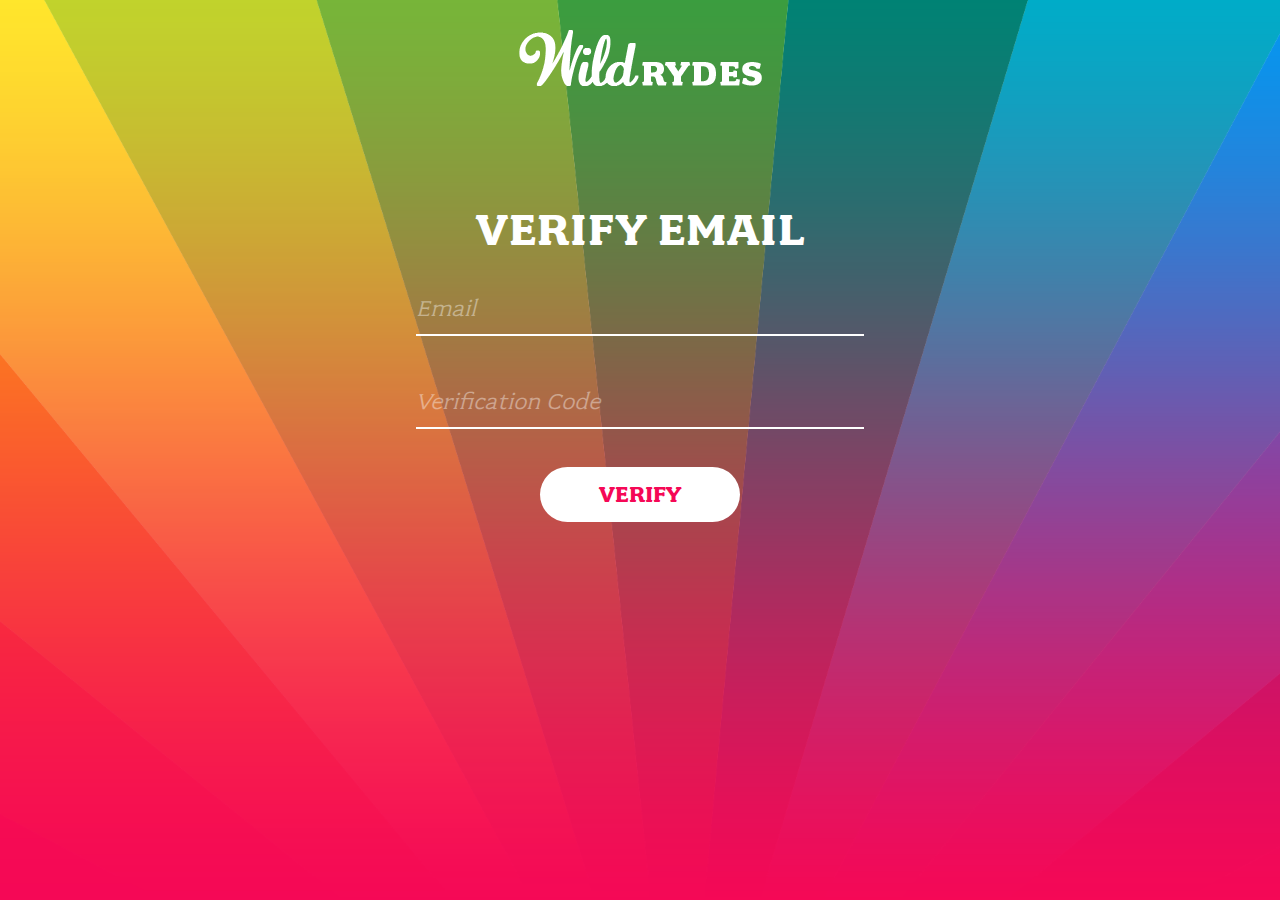
<file: verify.html>
<!DOCTYPE html>
<!--[if lt IE 7]>      <html class="no-js lt-ie9 lt-ie8 lt-ie7"> <![endif]-->
<!--[if IE 7]>         <html class="no-js lt-ie9 lt-ie8"> <![endif]-->
<!--[if IE 8]>         <html class="no-js lt-ie9"> <![endif]-->
<!--[if gt IE 8]><!--> <html class="no-js"> <!--<![endif]-->
    <head>
        <meta charset="utf-8">
        <meta http-equiv="X-UA-Compatible" content="IE=edge,chrome=1">
        <title></title>
        <meta name="description" content="">
        <meta name="viewport" content="width=device-width">

        <!-- Place favicon.ico and apple-touch-icon.png in the root directory -->

        <link rel="stylesheet" href="css/font.css">
        <link rel="stylesheet" href="css/normalize.css">
        <link rel="stylesheet" href="css/index.css">
        <link rel="stylesheet" href="/css/message.css">
    </head>
    <body>
        <!--[if lt IE 7]>
            <p class="chromeframe">You are using an <strong>outdated</strong> browser. Please <a href="http://browsehappy.com/">upgrade your browser</a> or <a href="http://www.google.com/chromeframe/?redirect=true">activate Google Chrome Frame</a> to improve your experience.</p>
        <![endif]-->

        <div id="noCognitoMessage" class="configMessage" style="display: none;">
            <div class="backdrop"></div>
            <div class="panel panel-default">
                <div class="panel-heading">
                    <h3 class="panel-title">No Cognito User Pool Configured</h3>
                </div>
                <div class="panel-body">
                    <p>There is no user pool configured in <a href="/js/config.js">/js/config.js</a>. You'll configure this in Module 2 of the workshop.</p>
                </div>
            </div>
        </div>

        <header>
          <img src="images/logo.png">
        </header>


        <section class="form-wrap">
            <h1>Verify Email</h1>
            <form id="verifyForm">
              <input type="email" id="emailInputVerify" placeholder="Email" required>
              <input type="text" id="codeInputVerify" placeholder="Verification Code" pattern=".*" required>

              <input type="submit" value="Verify">
            </form>
        </section>

        <script src="js/vendor/jquery-3.1.0.js"></script>
        <script src="js/vendor/bootstrap.min.js"></script>
        <script src="js/vendor/aws-cognito-sdk.min.js"></script>
        <script src="js/vendor/amazon-cognito-identity.min.js"></script>
        <script src="js/config.js"></script>
        <script src="js/cognito-auth.js"></script>
    </body>
</html>
</file>
<file: css/font.css>
@font-face {
    font-family: "fairplex-wide";
    font-style: normal;
    font-weight: 400;
    src: url("../fonts/fairplex-wide-n4.woff") format("woff2");
}
@font-face {
    font-family: "fairplex-wide";
    font-style: normal;
    font-weight: 700;
    src: url("../fonts/fairplex-wide-n7.woff") format("woff2");
}
</file>
<file: css/index.css>
/*
 * HTML5 Boilerplate
 *
 * What follows is the result of much research on cross-browser styling.
 * Credit left inline and big thanks to Nicolas Gallagher, Jonathan Neal,
 * Kroc Camen, and the H5BP dev community and team.
 */

/* ==========================================================================
   Base styles: opinionated defaults
   ========================================================================== */

html,
button,
input,
select,
textarea {
    color: #222;
}

body {
    font-size: 1em;
    line-height: 1.4;
}

/*
 * Remove text-shadow in selection highlight: h5bp.com/i
 * These selection declarations have to be separate.
 * Customize the background color to match your design.
 */

::-moz-selection {
    background: #b3d4fc;
    text-shadow: none;
}

::selection {
    background: #b3d4fc;
    text-shadow: none;
}

/*
 * A better looking default horizontal rule
 */

hr {
    display: block;
    height: 1px;
    border: 0;
    border-top: 1px solid #ccc;
    margin: 1em 0;
    padding: 0;
}

/*
 * Remove the gap between images and the bottom of their containers: h5bp.com/i/440
 */

img {
    vertical-align: middle;
}

/*
 * Remove default fieldset styles.
 */

fieldset {
    border: 0;
    margin: 0;
    padding: 0;
}

/*
 * Allow only vertical resizing of textareas.
 */

textarea {
    resize: vertical;
}

/* ==========================================================================
   Chrome Frame prompt
   ========================================================================== */

.chromeframe {
    margin: 0.2em 0;
    background: #ccc;
    color: #000;
    padding: 0.2em 0;
}

/* ==========================================================================
   Author's custom styles
   ========================================================================== */







/* Generic */

body{
  width: 100vw;
  height: 100vh;

  background-image: url(../images/background.png);
  background-size: cover;
  background-repeat: no-repeat;
  background-position: center bottom;

  font-family: "fairplex-wide";
  -webkit-font-smoothing: antialiased;
  -moz-osx-font-smoothing: grayscale;
}





/* Logo */


header{
  width: 100vw;
  padding: 30px 0 100px;
}

header img{
  margin: 0 auto;
  display: block;
}

@media screen and (max-width: 600px) {
  header{
    padding: 30px 0 0;
  }

  header img{
    width: 35%;
  }
}





/* Forms */

.form-wrap{
    width: 35%;
    margin: 0 auto;
    text-align: center;
}

.left-form{
  width: 47.5%;

  float: left;
}

.right-form{
  width: 47.5%;

  float: right;
}


@media screen and (max-width: 1200px) {
  .form-wrap{
    width: 90%;
  }
}


@media screen and (max-width: 600px) {
  .form-wrap{
    width: 90%;
  }

  .left-form{
    width: 100%;
  }

  .right-form{
    width: 100%;
  }
}


input[type=text], input[type=password], input[type=email] {
    width: 100%;
    padding: 12px 0;
    margin: 10px 0 30px;
    display: inline-block;
    border: none;
    border-bottom: 2px solid white;
    box-sizing: border-box;
    background: transparent;
    outline: none;

    font-family: "fairplex-wide";
    font-size: 24px;
    opacity: 1;
    color: white;
    font-weight: 400;

    -webkit-transition: border-bottom 0.4s ease-in-out;
    transition: border-bottom 0.4s ease-in-out;
}

input[type=text]:focus, input[type=password]:focus {
    border-bottom: 2px solid black;
}


input[type=text]:valid, input[type=password]:valid {
    border-bottom: 2px solid #f50856;
} /* This is a quick fix to get an authorization / valid entry state without using JS */

input[type=submit] {
    width: 200px;
    background-color: white;
    color: #f50856;
    padding: 14px 20px;
    margin: 8px auto 30px;
    border: none;
    border-radius: 40px;
    cursor: pointer;
    display: block;

    font-family: "fairplex-wide";
    font-size: 24px;
    opacity: 1;
    font-weight: 700;
    text-transform: uppercase;

    -webkit-transition: background-color 0.2s ease-in-out;
    transition: background-color 0.2s ease-in-out;
}

input[type=submit]:hover {
    background-color: #dddddd;
    color: #bb0642;
}


::-webkit-input-placeholder { /* Chrome */
  color: white;
  font-style: italic;
  opacity: .4;

  font-family: "fairplex-wide";
  color: white;
  font-weight: 400;
}
:-ms-input-placeholder { /* IE 10+ */
  color: white;
  font-style: italic;
  opacity: .4;
}
::-moz-placeholder { /* Firefox 19+ */
  color: white;
  opacity: .4;
  font-style: italic;
}
:-moz-placeholder { /* Firefox 4 - 18 */
  color: white;
  opacity: .4;
  font-style: italic;
}





/* Typography */

h1{
  color: white;
  font-size: 48px;
  font-weight: 700;
  letter-spacing: 1px;
  text-transform: uppercase;
  text-align: center;
  margin: 10px 0;
}


@media screen and (max-width: 1200px) {
  h1{
    margin: 60px 0 0;
    font-size: 35px;
  }
}
























/* ==========================================================================
   Helper classes
   ========================================================================== */

/*
 * Image replacement
 */

.ir {
    background-color: transparent;
    border: 0;
    overflow: hidden;
    /* IE 6/7 fallback */
    *text-indent: -9999px;
}

.ir:before {
    content: "";
    display: block;
    width: 0;
    height: 150%;
}

/*
 * Hide from both screenreaders and browsers: h5bp.com/u
 */

.hidden {
    display: none !important;
    visibility: hidden;
}

/*
 * Hide only visually, but have it available for screenreaders: h5bp.com/v
 */

.visuallyhidden {
    border: 0;
    clip: rect(0 0 0 0);
    height: 1px;
    margin: -1px;
    overflow: hidden;
    padding: 0;
    position: absolute;
    width: 1px;
}

/*
 * Extends the .visuallyhidden class to allow the element to be focusable
 * when navigated to via the keyboard: h5bp.com/p
 */

.visuallyhidden.focusable:active,
.visuallyhidden.focusable:focus {
    clip: auto;
    height: auto;
    margin: 0;
    overflow: visible;
    position: static;
    width: auto;
}

/*
 * Hide visually and from screenreaders, but maintain layout
 */

.invisible {
    visibility: hidden;
}

/*
 * Clearfix: contain floats
 *
 * For modern browsers
 * 1. The space content is one way to avoid an Opera bug when the
 *    `contenteditable` attribute is included anywhere else in the document.
 *    Otherwise it causes space to appear at the top and bottom of elements
 *    that receive the `clearfix` class.
 * 2. The use of `table` rather than `block` is only necessary if using
 *    `:before` to contain the top-margins of child elements.
 */

.clearfix:before,
.clearfix:after {
    content: " "; /* 1 */
    display: table; /* 2 */
}

.clearfix:after {
    clear: both;
}

/*
 * For IE 6/7 only
 * Include this rule to trigger hasLayout and contain floats.
 */

.clearfix {
    *zoom: 1;
}

/* ==========================================================================
   EXAMPLE Media Queries for Responsive Design.
   Theses examples override the primary ('mobile first') styles.
   Modify as content requires.
   ========================================================================== */

@media only screen and (min-width: 35em) {
    /* Style adjustments for viewports that meet the condition */
}

@media print,
       (-o-min-device-pixel-ratio: 5/4),
       (-webkit-min-device-pixel-ratio: 1.25),
       (min-resolution: 120dpi) {
    /* Style adjustments for high resolution devices */
}

/* ==========================================================================
   Print styles.
   Inlined to avoid required HTTP connection: h5bp.com/r
   ========================================================================== */

@media print {
    * {
        background: transparent !important;
        color: #000 !important; /* Black prints faster: h5bp.com/s */
        box-shadow: none !important;
        text-shadow: none !important;
    }

    a,
    a:visited {
        text-decoration: underline;
    }

    a[href]:after {
        content: " (" attr(href) ")";
    }

    abbr[title]:after {
        content: " (" attr(title) ")";
    }

    /*
     * Don't show links for images, or javascript/internal links
     */

    .ir a:after,
    a[href^="javascript:"]:after,
    a[href^="#"]:after {
        content: "";
    }

    pre,
    blockquote {
        border: 1px solid #999;
        page-break-inside: avoid;
    }

    thead {
        display: table-header-group; /* h5bp.com/t */
    }

    tr,
    img {
        page-break-inside: avoid;
    }

    img {
        max-width: 100% !important;
    }

    @page {
        margin: 0.5cm;
    }

    p,
    h2,
    h3 {
        orphans: 3;
        widows: 3;
    }

    h2,
    h3 {
        page-break-after: avoid;
    }
}
</file>
<file: css/message.css>
.panel-default {
    border-color: #dddddd;
}
.panel {
    background-color: #ffffff;
    border: 1px solid rgba(0, 0, 0, 0);
    border-radius: 4px;
    box-shadow: 0 1px 1px rgba(0, 0, 0, 0.05);
}

.panel-default > .panel-heading {
    background-color: #f5f5f5;
    border-color: #dddddd;
    color: #333333;
}
.panel-heading {
    border-bottom: 1px solid rgba(0, 0, 0, 0);
    border-top-left-radius: 3px;
    border-top-right-radius: 3px;
    padding: 10px 15px;
}

.panel-title {
    color: inherit;
    font-size: 16px;
    margin-bottom: 0;
    margin-top: 0;
}

.configMessage {
    width: 100%;
    height: 100%;
    text-align: center;
    background: transparent;
    position: absolute;
    z-index: 2000;
}

.configMessage .panel {
    margin: auto;
    width: 40%;
    top: 50%;
    position: relative;
    transform: translateY(-50%);
    -ms-transform: translateY(-50%);
    -moz-transform: translateY(-50%);
    -webkit-transform: translateY(-50%);
    -o-transform: translateY(-50%);
    z-index: 100;
}

.configMessage .panel-body {
    text-align: left;
}

.configMessage .backdrop {
    position: absolute;
    width: 100%;
    height: 100%;
    background: #fff;
    opacity: 0.6;
    z-index: 50;
}
</file>
<file: css/ride.css>
html, body, #main, #map {
    padding: 0;
    margin: 0;
    height: 100%;
    width: 100%;
}

.info {
    position: absolute;
    right: 10px;
    top: 10px;
    z-index: 100;
    width: 275px;
    background: transparent;
}

.info .panel-body {
    background: transparent;
}

#request {
    position: relative;
    background: #fcc1d4 none repeat scroll 0 0;
    color: #000;
    border-color: #000;
    border-radius: 5px;
    text-align: center;
    width: 135px;
}

#request:disabled {
    color: #999;
    border-color: #999;
}

#accountLink {
    background: inherit;
}

#updates {
    list-style: none;
    margin-top: 5px;
    padding: 0;
}

#updates li {
    margin: 3px 0;
    border: 1px solid #ccc;
    border-radius: 5px;
    background-color: #f7f7f7;
    padding: 5px;
}

.authToken {
    word-wrap: break-word;
    width: 100%;
}
</file>
<file: css/main.css>
/*! normalize.css v4.2.0 | MIT License | github.com/necolas/normalize.css */html{font-family:sans-serif;line-height:1.15;-ms-text-size-adjust:100%;-webkit-text-size-adjust:100%}body{margin:0}article,aside,footer,header,nav,section{display:block}h1{font-size:2em;margin:.67em 0}figcaption,figure,main{display:block}figure{margin:1em 40px}hr{box-sizing:content-box;height:0;overflow:visible}pre{font-family:monospace,monospace;font-size:1em}a{background-color:transparent;-webkit-text-decoration-skip:objects}a:active,a:hover{outline-width:0}abbr[title]{border-bottom:none;text-decoration:underline;text-decoration:underline dotted}b,strong{font-weight:inherit;font-weight:bolder}code,kbd,samp{font-family:monospace,monospace;font-size:1em}dfn{font-style:italic}mark{background-color:#ff0;color:#000}small{font-size:80%}sub,sup{font-size:75%;line-height:0;position:relative;vertical-align:baseline}sub{bottom:-.25em}sup{top:-.5em}audio,video{display:inline-block}audio:not([controls]){display:none;height:0}img{border-style:none}svg:not(:root){overflow:hidden}button,input,optgroup,select,textarea{font:inherit;margin:0}optgroup{font-weight:700}button,input{overflow:visible}button,select{text-transform:none}[type=reset],[type=submit],button,html [type=button]{-webkit-appearance:button;cursor:pointer}[type=button]::-moz-focus-inner,[type=reset]::-moz-focus-inner,[type=submit]::-moz-focus-inner,button::-moz-focus-inner{border-style:none;padding:0}[type=button]:-moz-focusring,[type=reset]:-moz-focusring,[type=submit]:-moz-focusring,button:-moz-focusring{outline:1px dotted ButtonText}fieldset{border:1px solid silver;margin:0 2px;padding:.35em .625em .75em}legend{box-sizing:border-box;color:inherit;display:table;max-width:100%;padding:0;white-space:normal}progress{display:inline-block;vertical-align:baseline}textarea{overflow:auto}[type=checkbox],[type=radio]{box-sizing:border-box;padding:0}[type=number]::-webkit-inner-spin-button,[type=number]::-webkit-outer-spin-button{height:auto}[type=search]{-webkit-appearance:textfield;outline-offset:-2px}[type=search]::-webkit-search-cancel-button,[type=search]::-webkit-search-decoration{-webkit-appearance:none}::-webkit-file-upload-button{-webkit-appearance:button;font:inherit}details,menu{display:block}summary{display:list-item}canvas{display:inline-block}[hidden],template{display:none}.row{max-width:96.875rem;margin-left:auto;margin-right:auto}.row:after,.row:before{content:' ';display:table}.row:after{clear:both}.row.collapse>.column,.row.collapse>.columns{padding-left:0;padding-right:0}.row .row{max-width:none;margin-left:-.625rem;margin-right:-.625rem}@media screen and (min-width:40em){.row .row{margin-left:-.9375rem;margin-right:-.9375rem}}.row .row.collapse{margin-left:0;margin-right:0}.row.expanded{max-width:none}.row.expanded .row{margin-left:auto;margin-right:auto}.column,.columns{width:100%;float:left;padding-left:.625rem;padding-right:.625rem}@media screen and (min-width:40em){.column,.columns{padding-left:.9375rem;padding-right:.9375rem}}.column:last-child:not(:first-child),.columns:last-child:not(:first-child){float:right}.column.end:last-child:last-child,.end.columns:last-child:last-child{float:left}.column.row.row,.row.row.columns{float:none}.row .column.row.row,.row .row.row.columns{padding-left:0;padding-right:0;margin-left:0;margin-right:0}.small-1{width:8.3333333333%}.small-push-1{position:relative;left:8.3333333333%}.small-pull-1{position:relative;left:-8.3333333333%}.small-offset-0{margin-left:0}.small-2{width:16.6666666667%}.small-push-2{position:relative;left:16.6666666667%}.small-pull-2{position:relative;left:-16.6666666667%}.small-offset-1{margin-left:8.3333333333%}.small-3{width:25%}.small-push-3{position:relative;left:25%}.small-pull-3{position:relative;left:-25%}.small-offset-2{margin-left:16.6666666667%}.small-4{width:33.3333333333%}.small-push-4{position:relative;left:33.3333333333%}.small-pull-4{position:relative;left:-33.3333333333%}.small-offset-3{margin-left:25%}.small-5{width:41.6666666667%}.small-push-5{position:relative;left:41.6666666667%}.small-pull-5{position:relative;left:-41.6666666667%}.small-offset-4{margin-left:33.3333333333%}.small-6{width:50%}.small-push-6{position:relative;left:50%}.small-pull-6{position:relative;left:-50%}.small-offset-5{margin-left:41.6666666667%}.small-7{width:58.3333333333%}.small-push-7{position:relative;left:58.3333333333%}.small-pull-7{position:relative;left:-58.3333333333%}.small-offset-6{margin-left:50%}.small-8{width:66.6666666667%}.small-push-8{position:relative;left:66.6666666667%}.small-pull-8{position:relative;left:-66.6666666667%}.small-offset-7{margin-left:58.3333333333%}.small-9{width:75%}.small-push-9{position:relative;left:75%}.small-pull-9{position:relative;left:-75%}.small-offset-8{margin-left:66.6666666667%}.small-10{width:83.3333333333%}.small-push-10{position:relative;left:83.3333333333%}.small-pull-10{position:relative;left:-83.3333333333%}.small-offset-9{margin-left:75%}.small-11{width:91.6666666667%}.small-push-11{position:relative;left:91.6666666667%}.small-pull-11{position:relative;left:-91.6666666667%}.small-offset-10{margin-left:83.3333333333%}.small-12{width:100%}.small-offset-11{margin-left:91.6666666667%}.small-up-1>.column,.small-up-1>.columns{width:100%;float:left}.small-up-1>.column:nth-of-type(1n),.small-up-1>.columns:nth-of-type(1n){clear:none}.small-up-1>.column:nth-of-type(1n+1),.small-up-1>.columns:nth-of-type(1n+1){clear:both}.small-up-1>.column:last-child,.small-up-1>.columns:last-child{float:left}.small-up-2>.column,.small-up-2>.columns{width:50%;float:left}.small-up-2>.column:nth-of-type(1n),.small-up-2>.columns:nth-of-type(1n){clear:none}.small-up-2>.column:nth-of-type(2n+1),.small-up-2>.columns:nth-of-type(2n+1){clear:both}.small-up-2>.column:last-child,.small-up-2>.columns:last-child{float:left}.small-up-3>.column,.small-up-3>.columns{width:33.3333333333%;float:left}.small-up-3>.column:nth-of-type(1n),.small-up-3>.columns:nth-of-type(1n){clear:none}.small-up-3>.column:nth-of-type(3n+1),.small-up-3>.columns:nth-of-type(3n+1){clear:both}.small-up-3>.column:last-child,.small-up-3>.columns:last-child{float:left}.small-up-4>.column,.small-up-4>.columns{width:25%;float:left}.small-up-4>.column:nth-of-type(1n),.small-up-4>.columns:nth-of-type(1n){clear:none}.small-up-4>.column:nth-of-type(4n+1),.small-up-4>.columns:nth-of-type(4n+1){clear:both}.small-up-4>.column:last-child,.small-up-4>.columns:last-child{float:left}.small-up-5>.column,.small-up-5>.columns{width:20%;float:left}.small-up-5>.column:nth-of-type(1n),.small-up-5>.columns:nth-of-type(1n){clear:none}.small-up-5>.column:nth-of-type(5n+1),.small-up-5>.columns:nth-of-type(5n+1){clear:both}.small-up-5>.column:last-child,.small-up-5>.columns:last-child{float:left}.small-up-6>.column,.small-up-6>.columns{width:16.6666666667%;float:left}.small-up-6>.column:nth-of-type(1n),.small-up-6>.columns:nth-of-type(1n){clear:none}.small-up-6>.column:nth-of-type(6n+1),.small-up-6>.columns:nth-of-type(6n+1){clear:both}.small-up-6>.column:last-child,.small-up-6>.columns:last-child{float:left}.small-up-7>.column,.small-up-7>.columns{width:14.2857142857%;float:left}.small-up-7>.column:nth-of-type(1n),.small-up-7>.columns:nth-of-type(1n){clear:none}.small-up-7>.column:nth-of-type(7n+1),.small-up-7>.columns:nth-of-type(7n+1){clear:both}.small-up-7>.column:last-child,.small-up-7>.columns:last-child{float:left}.small-up-8>.column,.small-up-8>.columns{width:12.5%;float:left}.small-up-8>.column:nth-of-type(1n),.small-up-8>.columns:nth-of-type(1n){clear:none}.small-up-8>.column:nth-of-type(8n+1),.small-up-8>.columns:nth-of-type(8n+1){clear:both}.small-up-8>.column:last-child,.small-up-8>.columns:last-child{float:left}.small-collapse>.column,.small-collapse>.columns{padding-left:0;padding-right:0}.expanded.row .small-collapse.row,.small-collapse .row{margin-left:0;margin-right:0}.small-uncollapse>.column,.small-uncollapse>.columns{padding-left:.625rem;padding-right:.625rem}.small-centered{float:none;margin-left:auto;margin-right:auto}.small-pull-0,.small-push-0,.small-uncentered{position:static;margin-left:0;margin-right:0;float:left}@media screen and (min-width:40em){.medium-1{width:8.3333333333%}.medium-push-1{position:relative;left:8.3333333333%}.medium-pull-1{position:relative;left:-8.3333333333%}.medium-offset-0{margin-left:0}.medium-2{width:16.6666666667%}.medium-push-2{position:relative;left:16.6666666667%}.medium-pull-2{position:relative;left:-16.6666666667%}.medium-offset-1{margin-left:8.3333333333%}.medium-3{width:25%}.medium-push-3{position:relative;left:25%}.medium-pull-3{position:relative;left:-25%}.medium-offset-2{margin-left:16.6666666667%}.medium-4{width:33.3333333333%}.medium-push-4{position:relative;left:33.3333333333%}.medium-pull-4{position:relative;left:-33.3333333333%}.medium-offset-3{margin-left:25%}.medium-5{width:41.6666666667%}.medium-push-5{position:relative;left:41.6666666667%}.medium-pull-5{position:relative;left:-41.6666666667%}.medium-offset-4{margin-left:33.3333333333%}.medium-6{width:50%}.medium-push-6{position:relative;left:50%}.medium-pull-6{position:relative;left:-50%}.medium-offset-5{margin-left:41.6666666667%}.medium-7{width:58.3333333333%}.medium-push-7{position:relative;left:58.3333333333%}.medium-pull-7{position:relative;left:-58.3333333333%}.medium-offset-6{margin-left:50%}.medium-8{width:66.6666666667%}.medium-push-8{position:relative;left:66.6666666667%}.medium-pull-8{position:relative;left:-66.6666666667%}.medium-offset-7{margin-left:58.3333333333%}.medium-9{width:75%}.medium-push-9{position:relative;left:75%}.medium-pull-9{position:relative;left:-75%}.medium-offset-8{margin-left:66.6666666667%}.medium-10{width:83.3333333333%}.medium-push-10{position:relative;left:83.3333333333%}.medium-pull-10{position:relative;left:-83.3333333333%}.medium-offset-9{margin-left:75%}.medium-11{width:91.6666666667%}.medium-push-11{position:relative;left:91.6666666667%}.medium-pull-11{position:relative;left:-91.6666666667%}.medium-offset-10{margin-left:83.3333333333%}.medium-12{width:100%}.medium-offset-11{margin-left:91.6666666667%}.medium-up-1>.column,.medium-up-1>.columns{width:100%;float:left}.medium-up-1>.column:nth-of-type(1n),.medium-up-1>.columns:nth-of-type(1n){clear:none}.medium-up-1>.column:nth-of-type(1n+1),.medium-up-1>.columns:nth-of-type(1n+1){clear:both}.medium-up-1>.column:last-child,.medium-up-1>.columns:last-child{float:left}.medium-up-2>.column,.medium-up-2>.columns{width:50%;float:left}.medium-up-2>.column:nth-of-type(1n),.medium-up-2>.columns:nth-of-type(1n){clear:none}.medium-up-2>.column:nth-of-type(2n+1),.medium-up-2>.columns:nth-of-type(2n+1){clear:both}.medium-up-2>.column:last-child,.medium-up-2>.columns:last-child{float:left}.medium-up-3>.column,.medium-up-3>.columns{width:33.3333333333%;float:left}.medium-up-3>.column:nth-of-type(1n),.medium-up-3>.columns:nth-of-type(1n){clear:none}.medium-up-3>.column:nth-of-type(3n+1),.medium-up-3>.columns:nth-of-type(3n+1){clear:both}.medium-up-3>.column:last-child,.medium-up-3>.columns:last-child{float:left}.medium-up-4>.column,.medium-up-4>.columns{width:25%;float:left}.medium-up-4>.column:nth-of-type(1n),.medium-up-4>.columns:nth-of-type(1n){clear:none}.medium-up-4>.column:nth-of-type(4n+1),.medium-up-4>.columns:nth-of-type(4n+1){clear:both}.medium-up-4>.column:last-child,.medium-up-4>.columns:last-child{float:left}.medium-up-5>.column,.medium-up-5>.columns{width:20%;float:left}.medium-up-5>.column:nth-of-type(1n),.medium-up-5>.columns:nth-of-type(1n){clear:none}.medium-up-5>.column:nth-of-type(5n+1),.medium-up-5>.columns:nth-of-type(5n+1){clear:both}.medium-up-5>.column:last-child,.medium-up-5>.columns:last-child{float:left}.medium-up-6>.column,.medium-up-6>.columns{width:16.6666666667%;float:left}.medium-up-6>.column:nth-of-type(1n),.medium-up-6>.columns:nth-of-type(1n){clear:none}.medium-up-6>.column:nth-of-type(6n+1),.medium-up-6>.columns:nth-of-type(6n+1){clear:both}.medium-up-6>.column:last-child,.medium-up-6>.columns:last-child{float:left}.medium-up-7>.column,.medium-up-7>.columns{width:14.2857142857%;float:left}.medium-up-7>.column:nth-of-type(1n),.medium-up-7>.columns:nth-of-type(1n){clear:none}.medium-up-7>.column:nth-of-type(7n+1),.medium-up-7>.columns:nth-of-type(7n+1){clear:both}.medium-up-7>.column:last-child,.medium-up-7>.columns:last-child{float:left}.medium-up-8>.column,.medium-up-8>.columns{width:12.5%;float:left}.medium-up-8>.column:nth-of-type(1n),.medium-up-8>.columns:nth-of-type(1n){clear:none}.medium-up-8>.column:nth-of-type(8n+1),.medium-up-8>.columns:nth-of-type(8n+1){clear:both}.medium-up-8>.column:last-child,.medium-up-8>.columns:last-child{float:left}.medium-collapse>.column,.medium-collapse>.columns{padding-left:0;padding-right:0}.expanded.row .medium-collapse.row,.medium-collapse .row{margin-left:0;margin-right:0}.medium-uncollapse>.column,.medium-uncollapse>.columns{padding-left:.9375rem;padding-right:.9375rem}.medium-centered{float:none;margin-left:auto;margin-right:auto}.medium-pull-0,.medium-push-0,.medium-uncentered{position:static;margin-left:0;margin-right:0;float:left}}@media screen and (min-width:64em){.large-1{width:8.3333333333%}.large-push-1{position:relative;left:8.3333333333%}.large-pull-1{position:relative;left:-8.3333333333%}.large-offset-0{margin-left:0}.large-2{width:16.6666666667%}.large-push-2{position:relative;left:16.6666666667%}.large-pull-2{position:relative;left:-16.6666666667%}.large-offset-1{margin-left:8.3333333333%}.large-3{width:25%}.large-push-3{position:relative;left:25%}.large-pull-3{position:relative;left:-25%}.large-offset-2{margin-left:16.6666666667%}.large-4{width:33.3333333333%}.large-push-4{position:relative;left:33.3333333333%}.large-pull-4{position:relative;left:-33.3333333333%}.large-offset-3{margin-left:25%}.large-5{width:41.6666666667%}.large-push-5{position:relative;left:41.6666666667%}.large-pull-5{position:relative;left:-41.6666666667%}.large-offset-4{margin-left:33.3333333333%}.large-6{width:50%}.large-push-6{position:relative;left:50%}.large-pull-6{position:relative;left:-50%}.large-offset-5{margin-left:41.6666666667%}.large-7{width:58.3333333333%}.large-push-7{position:relative;left:58.3333333333%}.large-pull-7{position:relative;left:-58.3333333333%}.large-offset-6{margin-left:50%}.large-8{width:66.6666666667%}.large-push-8{position:relative;left:66.6666666667%}.large-pull-8{position:relative;left:-66.6666666667%}.large-offset-7{margin-left:58.3333333333%}.large-9{width:75%}.large-push-9{position:relative;left:75%}.large-pull-9{position:relative;left:-75%}.large-offset-8{margin-left:66.6666666667%}.large-10{width:83.3333333333%}.large-push-10{position:relative;left:83.3333333333%}.large-pull-10{position:relative;left:-83.3333333333%}.large-offset-9{margin-left:75%}.large-11{width:91.6666666667%}.large-push-11{position:relative;left:91.6666666667%}.large-pull-11{position:relative;left:-91.6666666667%}.large-offset-10{margin-left:83.3333333333%}.large-12{width:100%}.large-offset-11{margin-left:91.6666666667%}.large-up-1>.column,.large-up-1>.columns{width:100%;float:left}.large-up-1>.column:nth-of-type(1n),.large-up-1>.columns:nth-of-type(1n){clear:none}.large-up-1>.column:nth-of-type(1n+1),.large-up-1>.columns:nth-of-type(1n+1){clear:both}.large-up-1>.column:last-child,.large-up-1>.columns:last-child{float:left}.large-up-2>.column,.large-up-2>.columns{width:50%;float:left}.large-up-2>.column:nth-of-type(1n),.large-up-2>.columns:nth-of-type(1n){clear:none}.large-up-2>.column:nth-of-type(2n+1),.large-up-2>.columns:nth-of-type(2n+1){clear:both}.large-up-2>.column:last-child,.large-up-2>.columns:last-child{float:left}.large-up-3>.column,.large-up-3>.columns{width:33.3333333333%;float:left}.large-up-3>.column:nth-of-type(1n),.large-up-3>.columns:nth-of-type(1n){clear:none}.large-up-3>.column:nth-of-type(3n+1),.large-up-3>.columns:nth-of-type(3n+1){clear:both}.large-up-3>.column:last-child,.large-up-3>.columns:last-child{float:left}.large-up-4>.column,.large-up-4>.columns{width:25%;float:left}.large-up-4>.column:nth-of-type(1n),.large-up-4>.columns:nth-of-type(1n){clear:none}.large-up-4>.column:nth-of-type(4n+1),.large-up-4>.columns:nth-of-type(4n+1){clear:both}.large-up-4>.column:last-child,.large-up-4>.columns:last-child{float:left}.large-up-5>.column,.large-up-5>.columns{width:20%;float:left}.large-up-5>.column:nth-of-type(1n),.large-up-5>.columns:nth-of-type(1n){clear:none}.large-up-5>.column:nth-of-type(5n+1),.large-up-5>.columns:nth-of-type(5n+1){clear:both}.large-up-5>.column:last-child,.large-up-5>.columns:last-child{float:left}.large-up-6>.column,.large-up-6>.columns{width:16.6666666667%;float:left}.large-up-6>.column:nth-of-type(1n),.large-up-6>.columns:nth-of-type(1n){clear:none}.large-up-6>.column:nth-of-type(6n+1),.large-up-6>.columns:nth-of-type(6n+1){clear:both}.large-up-6>.column:last-child,.large-up-6>.columns:last-child{float:left}.large-up-7>.column,.large-up-7>.columns{width:14.2857142857%;float:left}.large-up-7>.column:nth-of-type(1n),.large-up-7>.columns:nth-of-type(1n){clear:none}.large-up-7>.column:nth-of-type(7n+1),.large-up-7>.columns:nth-of-type(7n+1){clear:both}.large-up-7>.column:last-child,.large-up-7>.columns:last-child{float:left}.large-up-8>.column,.large-up-8>.columns{width:12.5%;float:left}.large-up-8>.column:nth-of-type(1n),.large-up-8>.columns:nth-of-type(1n){clear:none}.large-up-8>.column:nth-of-type(8n+1),.large-up-8>.columns:nth-of-type(8n+1){clear:both}.large-up-8>.column:last-child,.large-up-8>.columns:last-child{float:left}.large-collapse>.column,.large-collapse>.columns{padding-left:0;padding-right:0}.expanded.row .large-collapse.row,.large-collapse .row{margin-left:0;margin-right:0}.large-uncollapse>.column,.large-uncollapse>.columns{padding-left:.9375rem;padding-right:.9375rem}.large-centered{float:none;margin-left:auto;margin-right:auto}.large-pull-0,.large-push-0,.large-uncentered{position:static;margin-left:0;margin-right:0;float:left}}@media screen and (min-width:75em){.xlarge-1{width:8.3333333333%}.xlarge-push-1{position:relative;left:8.3333333333%}.xlarge-pull-1{position:relative;left:-8.3333333333%}.xlarge-offset-0{margin-left:0}.xlarge-2{width:16.6666666667%}.xlarge-push-2{position:relative;left:16.6666666667%}.xlarge-pull-2{position:relative;left:-16.6666666667%}.xlarge-offset-1{margin-left:8.3333333333%}.xlarge-3{width:25%}.xlarge-push-3{position:relative;left:25%}.xlarge-pull-3{position:relative;left:-25%}.xlarge-offset-2{margin-left:16.6666666667%}.xlarge-4{width:33.3333333333%}.xlarge-push-4{position:relative;left:33.3333333333%}.xlarge-pull-4{position:relative;left:-33.3333333333%}.xlarge-offset-3{margin-left:25%}.xlarge-5{width:41.6666666667%}.xlarge-push-5{position:relative;left:41.6666666667%}.xlarge-pull-5{position:relative;left:-41.6666666667%}.xlarge-offset-4{margin-left:33.3333333333%}.xlarge-6{width:50%}.xlarge-push-6{position:relative;left:50%}.xlarge-pull-6{position:relative;left:-50%}.xlarge-offset-5{margin-left:41.6666666667%}.xlarge-7{width:58.3333333333%}.xlarge-push-7{position:relative;left:58.3333333333%}.xlarge-pull-7{position:relative;left:-58.3333333333%}.xlarge-offset-6{margin-left:50%}.xlarge-8{width:66.6666666667%}.xlarge-push-8{position:relative;left:66.6666666667%}.xlarge-pull-8{position:relative;left:-66.6666666667%}.xlarge-offset-7{margin-left:58.3333333333%}.xlarge-9{width:75%}.xlarge-push-9{position:relative;left:75%}.xlarge-pull-9{position:relative;left:-75%}.xlarge-offset-8{margin-left:66.6666666667%}.xlarge-10{width:83.3333333333%}.xlarge-push-10{position:relative;left:83.3333333333%}.xlarge-pull-10{position:relative;left:-83.3333333333%}.xlarge-offset-9{margin-left:75%}.xlarge-11{width:91.6666666667%}.xlarge-push-11{position:relative;left:91.6666666667%}.xlarge-pull-11{position:relative;left:-91.6666666667%}.xlarge-offset-10{margin-left:83.3333333333%}.xlarge-12{width:100%}.xlarge-offset-11{margin-left:91.6666666667%}.xlarge-up-1>.column,.xlarge-up-1>.columns{width:100%;float:left}.xlarge-up-1>.column:nth-of-type(1n),.xlarge-up-1>.columns:nth-of-type(1n){clear:none}.xlarge-up-1>.column:nth-of-type(1n+1),.xlarge-up-1>.columns:nth-of-type(1n+1){clear:both}.xlarge-up-1>.column:last-child,.xlarge-up-1>.columns:last-child{float:left}.xlarge-up-2>.column,.xlarge-up-2>.columns{width:50%;float:left}.xlarge-up-2>.column:nth-of-type(1n),.xlarge-up-2>.columns:nth-of-type(1n){clear:none}.xlarge-up-2>.column:nth-of-type(2n+1),.xlarge-up-2>.columns:nth-of-type(2n+1){clear:both}.xlarge-up-2>.column:last-child,.xlarge-up-2>.columns:last-child{float:left}.xlarge-up-3>.column,.xlarge-up-3>.columns{width:33.3333333333%;float:left}.xlarge-up-3>.column:nth-of-type(1n),.xlarge-up-3>.columns:nth-of-type(1n){clear:none}.xlarge-up-3>.column:nth-of-type(3n+1),.xlarge-up-3>.columns:nth-of-type(3n+1){clear:both}.xlarge-up-3>.column:last-child,.xlarge-up-3>.columns:last-child{float:left}.xlarge-up-4>.column,.xlarge-up-4>.columns{width:25%;float:left}.xlarge-up-4>.column:nth-of-type(1n),.xlarge-up-4>.columns:nth-of-type(1n){clear:none}.xlarge-up-4>.column:nth-of-type(4n+1),.xlarge-up-4>.columns:nth-of-type(4n+1){clear:both}.xlarge-up-4>.column:last-child,.xlarge-up-4>.columns:last-child{float:left}.xlarge-up-5>.column,.xlarge-up-5>.columns{width:20%;float:left}.xlarge-up-5>.column:nth-of-type(1n),.xlarge-up-5>.columns:nth-of-type(1n){clear:none}.xlarge-up-5>.column:nth-of-type(5n+1),.xlarge-up-5>.columns:nth-of-type(5n+1){clear:both}.xlarge-up-5>.column:last-child,.xlarge-up-5>.columns:last-child{float:left}.xlarge-up-6>.column,.xlarge-up-6>.columns{width:16.6666666667%;float:left}.xlarge-up-6>.column:nth-of-type(1n),.xlarge-up-6>.columns:nth-of-type(1n){clear:none}.xlarge-up-6>.column:nth-of-type(6n+1),.xlarge-up-6>.columns:nth-of-type(6n+1){clear:both}.xlarge-up-6>.column:last-child,.xlarge-up-6>.columns:last-child{float:left}.xlarge-up-7>.column,.xlarge-up-7>.columns{width:14.2857142857%;float:left}.xlarge-up-7>.column:nth-of-type(1n),.xlarge-up-7>.columns:nth-of-type(1n){clear:none}.xlarge-up-7>.column:nth-of-type(7n+1),.xlarge-up-7>.columns:nth-of-type(7n+1){clear:both}.xlarge-up-7>.column:last-child,.xlarge-up-7>.columns:last-child{float:left}.xlarge-up-8>.column,.xlarge-up-8>.columns{width:12.5%;float:left}.xlarge-up-8>.column:nth-of-type(1n),.xlarge-up-8>.columns:nth-of-type(1n){clear:none}.xlarge-up-8>.column:nth-of-type(8n+1),.xlarge-up-8>.columns:nth-of-type(8n+1){clear:both}.xlarge-up-8>.column:last-child,.xlarge-up-8>.columns:last-child{float:left}.xlarge-collapse>.column,.xlarge-collapse>.columns{padding-left:0;padding-right:0}.expanded.row .xlarge-collapse.row,.xlarge-collapse .row{margin-left:0;margin-right:0}.xlarge-uncollapse>.column,.xlarge-uncollapse>.columns{padding-left:.9375rem;padding-right:.9375rem}.xlarge-centered{float:none;margin-left:auto;margin-right:auto}.xlarge-pull-0,.xlarge-push-0,.xlarge-uncentered{position:static;margin-left:0;margin-right:0;float:left}}@media screen and (min-width:90em){.xxlarge-1{width:8.3333333333%}.xxlarge-push-1{position:relative;left:8.3333333333%}.xxlarge-pull-1{position:relative;left:-8.3333333333%}.xxlarge-offset-0{margin-left:0}.xxlarge-2{width:16.6666666667%}.xxlarge-push-2{position:relative;left:16.6666666667%}.xxlarge-pull-2{position:relative;left:-16.6666666667%}.xxlarge-offset-1{margin-left:8.3333333333%}.xxlarge-3{width:25%}.xxlarge-push-3{position:relative;left:25%}.xxlarge-pull-3{position:relative;left:-25%}.xxlarge-offset-2{margin-left:16.6666666667%}.xxlarge-4{width:33.3333333333%}.xxlarge-push-4{position:relative;left:33.3333333333%}.xxlarge-pull-4{position:relative;left:-33.3333333333%}.xxlarge-offset-3{margin-left:25%}.xxlarge-5{width:41.6666666667%}.xxlarge-push-5{position:relative;left:41.6666666667%}.xxlarge-pull-5{position:relative;left:-41.6666666667%}.xxlarge-offset-4{margin-left:33.3333333333%}.xxlarge-6{width:50%}.xxlarge-push-6{position:relative;left:50%}.xxlarge-pull-6{position:relative;left:-50%}.xxlarge-offset-5{margin-left:41.6666666667%}.xxlarge-7{width:58.3333333333%}.xxlarge-push-7{position:relative;left:58.3333333333%}.xxlarge-pull-7{position:relative;left:-58.3333333333%}.xxlarge-offset-6{margin-left:50%}.xxlarge-8{width:66.6666666667%}.xxlarge-push-8{position:relative;left:66.6666666667%}.xxlarge-pull-8{position:relative;left:-66.6666666667%}.xxlarge-offset-7{margin-left:58.3333333333%}.xxlarge-9{width:75%}.xxlarge-push-9{position:relative;left:75%}.xxlarge-pull-9{position:relative;left:-75%}.xxlarge-offset-8{margin-left:66.6666666667%}.xxlarge-10{width:83.3333333333%}.xxlarge-push-10{position:relative;left:83.3333333333%}.xxlarge-pull-10{position:relative;left:-83.3333333333%}.xxlarge-offset-9{margin-left:75%}.xxlarge-11{width:91.6666666667%}.xxlarge-push-11{position:relative;left:91.6666666667%}.xxlarge-pull-11{position:relative;left:-91.6666666667%}.xxlarge-offset-10{margin-left:83.3333333333%}.xxlarge-12{width:100%}.xxlarge-offset-11{margin-left:91.6666666667%}.xxlarge-up-1>.column,.xxlarge-up-1>.columns{width:100%;float:left}.xxlarge-up-1>.column:nth-of-type(1n),.xxlarge-up-1>.columns:nth-of-type(1n){clear:none}.xxlarge-up-1>.column:nth-of-type(1n+1),.xxlarge-up-1>.columns:nth-of-type(1n+1){clear:both}.xxlarge-up-1>.column:last-child,.xxlarge-up-1>.columns:last-child{float:left}.xxlarge-up-2>.column,.xxlarge-up-2>.columns{width:50%;float:left}.xxlarge-up-2>.column:nth-of-type(1n),.xxlarge-up-2>.columns:nth-of-type(1n){clear:none}.xxlarge-up-2>.column:nth-of-type(2n+1),.xxlarge-up-2>.columns:nth-of-type(2n+1){clear:both}.xxlarge-up-2>.column:last-child,.xxlarge-up-2>.columns:last-child{float:left}.xxlarge-up-3>.column,.xxlarge-up-3>.columns{width:33.3333333333%;float:left}.xxlarge-up-3>.column:nth-of-type(1n),.xxlarge-up-3>.columns:nth-of-type(1n){clear:none}.xxlarge-up-3>.column:nth-of-type(3n+1),.xxlarge-up-3>.columns:nth-of-type(3n+1){clear:both}.xxlarge-up-3>.column:last-child,.xxlarge-up-3>.columns:last-child{float:left}.xxlarge-up-4>.column,.xxlarge-up-4>.columns{width:25%;float:left}.xxlarge-up-4>.column:nth-of-type(1n),.xxlarge-up-4>.columns:nth-of-type(1n){clear:none}.xxlarge-up-4>.column:nth-of-type(4n+1),.xxlarge-up-4>.columns:nth-of-type(4n+1){clear:both}.xxlarge-up-4>.column:last-child,.xxlarge-up-4>.columns:last-child{float:left}.xxlarge-up-5>.column,.xxlarge-up-5>.columns{width:20%;float:left}.xxlarge-up-5>.column:nth-of-type(1n),.xxlarge-up-5>.columns:nth-of-type(1n){clear:none}.xxlarge-up-5>.column:nth-of-type(5n+1),.xxlarge-up-5>.columns:nth-of-type(5n+1){clear:both}.xxlarge-up-5>.column:last-child,.xxlarge-up-5>.columns:last-child{float:left}.xxlarge-up-6>.column,.xxlarge-up-6>.columns{width:16.6666666667%;float:left}.xxlarge-up-6>.column:nth-of-type(1n),.xxlarge-up-6>.columns:nth-of-type(1n){clear:none}.xxlarge-up-6>.column:nth-of-type(6n+1),.xxlarge-up-6>.columns:nth-of-type(6n+1){clear:both}.xxlarge-up-6>.column:last-child,.xxlarge-up-6>.columns:last-child{float:left}.xxlarge-up-7>.column,.xxlarge-up-7>.columns{width:14.2857142857%;float:left}.xxlarge-up-7>.column:nth-of-type(1n),.xxlarge-up-7>.columns:nth-of-type(1n){clear:none}.xxlarge-up-7>.column:nth-of-type(7n+1),.xxlarge-up-7>.columns:nth-of-type(7n+1){clear:both}.xxlarge-up-7>.column:last-child,.xxlarge-up-7>.columns:last-child{float:left}.xxlarge-up-8>.column,.xxlarge-up-8>.columns{width:12.5%;float:left}.xxlarge-up-8>.column:nth-of-type(1n),.xxlarge-up-8>.columns:nth-of-type(1n){clear:none}.xxlarge-up-8>.column:nth-of-type(8n+1),.xxlarge-up-8>.columns:nth-of-type(8n+1){clear:both}.xxlarge-up-8>.column:last-child,.xxlarge-up-8>.columns:last-child{float:left}.xxlarge-collapse>.column,.xxlarge-collapse>.columns{padding-left:0;padding-right:0}.expanded.row .xxlarge-collapse.row,.xxlarge-collapse .row{margin-left:0;margin-right:0}.xxlarge-uncollapse>.column,.xxlarge-uncollapse>.columns{padding-left:.9375rem;padding-right:.9375rem}.xxlarge-centered{float:none;margin-left:auto;margin-right:auto}.xxlarge-pull-0,.xxlarge-push-0,.xxlarge-uncentered{position:static;margin-left:0;margin-right:0;float:left}}.footer-nav ul,.site-nav ul{margin:0;padding:0;list-style:none}*,:after,:before{box-sizing:border-box}html{line-height:1.4}html.menu-opened{overflow:hidden}body{font-family:fairplex-wide,serif;font-size:125%;-webkit-font-smoothing:antialiased;-moz-osx-font-smoothing:grayscale}h1,h2,h3,h4,h5{line-height:1;margin:0 0 .9375rem;text-transform:uppercase;font-size:1.5rem}@media screen and (min-width:40em){h1,h2,h3,h4,h5{font-size:2.25rem}}@media screen and (min-width:64em){h1,h2,h3,h4,h5{font-size:3rem}}::-webkit-input-placeholder{color:hsla(0,0%,100%,.4);font-style:italic}::-moz-placeholder{color:hsla(0,0%,100%,.4);font-style:italic}:-ms-input-placeholder{color:hsla(0,0%,100%,.4);font-style:italic}a{color:#f50856;text-decoration:none}img{max-width:100%}.content{font-style:italic}.site-nav{background:url(../images/star-pattern.png) 50% hsla(0,0%,100%,.2);-webkit-box-align:center;-ms-flex-align:center;align-items:center;display:-webkit-box;display:-ms-flexbox;display:flex;-webkit-box-pack:center;-ms-flex-pack:center;justify-content:center;text-align:center;position:fixed;top:0;left:0;opacity:0;height:100vh;width:100%;z-index:-1;-webkit-transition:all .2s ease-in-out;transition:all .2s ease-in-out}.menu-opened .site-nav{opacity:1;z-index:100}.site-nav li{margin:.9375rem 0}.site-nav a{color:#000;font-weight:700}.site-nav a:hover{color:#f50856}@media screen and (min-width:40em){.site-nav a{font-size:2.5rem}}@media screen and (min-width:64em){.site-nav a{font-size:3.125rem}}.btn-menu{background:none;width:30px;height:19px;-webkit-appearance:none;-moz-appearance:none;appearance:none;border:none;cursor:pointer;outline:none;position:absolute;padding:0;right:1.25rem;top:1.25rem;z-index:200;text-indent:-999em}.btn-menu span,.btn-menu span:after,.btn-menu span:before{cursor:pointer;width:30px;height:3px}.btn-menu span{display:block;position:relative;background:#fff;-webkit-transition:all 0ms .3s;transition:all 0ms .3s}.btn-menu span:before{bottom:8px;-webkit-transition:bottom .3s cubic-bezier(.23,1,.32,1) .3s,-webkit-transform .3s cubic-bezier(.23,1,.32,1);transition:bottom .3s cubic-bezier(.23,1,.32,1) .3s,-webkit-transform .3s cubic-bezier(.23,1,.32,1);transition:bottom .3s cubic-bezier(.23,1,.32,1) .3s,transform .3s cubic-bezier(.23,1,.32,1);transition:bottom .3s cubic-bezier(.23,1,.32,1) .3s,transform .3s cubic-bezier(.23,1,.32,1),-webkit-transform .3s cubic-bezier(.23,1,.32,1)}.btn-menu span:after,.btn-menu span:before{content:"";position:absolute;left:0;background:#fff}.btn-menu span:after{top:8px;-webkit-transition:top .3s cubic-bezier(.23,1,.32,1) .3s,-webkit-transform .3s cubic-bezier(.23,1,.32,1);transition:top .3s cubic-bezier(.23,1,.32,1) .3s,-webkit-transform .3s cubic-bezier(.23,1,.32,1);transition:top .3s cubic-bezier(.23,1,.32,1) .3s,transform .3s cubic-bezier(.23,1,.32,1);transition:top .3s cubic-bezier(.23,1,.32,1) .3s,transform .3s cubic-bezier(.23,1,.32,1),-webkit-transform .3s cubic-bezier(.23,1,.32,1)}.menu-opened .btn-menu span{background:hsla(0,0%,100%,0)}.menu-opened .btn-menu span:after{background:#000;top:0;-webkit-transform:rotate(45deg);transform:rotate(45deg);-webkit-transition:top .3s cubic-bezier(.23,1,.32,1),-webkit-transform .3s cubic-bezier(.23,1,.32,1) .3s;transition:top .3s cubic-bezier(.23,1,.32,1),-webkit-transform .3s cubic-bezier(.23,1,.32,1) .3s;transition:top .3s cubic-bezier(.23,1,.32,1),transform .3s cubic-bezier(.23,1,.32,1) .3s;transition:top .3s cubic-bezier(.23,1,.32,1),transform .3s cubic-bezier(.23,1,.32,1) .3s,-webkit-transform .3s cubic-bezier(.23,1,.32,1) .3s}.menu-opened .btn-menu span:before{background:#000;bottom:0;-webkit-transform:rotate(-45deg);transform:rotate(-45deg);-webkit-transition:bottom .3s cubic-bezier(.23,1,.32,1),-webkit-transform .3s cubic-bezier(.23,1,.32,1) .3s;transition:bottom .3s cubic-bezier(.23,1,.32,1),-webkit-transform .3s cubic-bezier(.23,1,.32,1) .3s;transition:bottom .3s cubic-bezier(.23,1,.32,1),transform .3s cubic-bezier(.23,1,.32,1) .3s;transition:bottom .3s cubic-bezier(.23,1,.32,1),transform .3s cubic-bezier(.23,1,.32,1) .3s,-webkit-transform .3s cubic-bezier(.23,1,.32,1) .3s}.site-logo{display:block;background:url(../images/wr-logo-white.png) no-repeat;height:3.5rem;width:15.1875rem;text-indent:-999em;margin:0 auto 2.5rem}.site-logo.dark{background:url(../images/wr-logo-black.png) no-repeat}@media screen and (min-width:64em){.site-logo{margin-bottom:6.25rem}}.site-footer{background:#000;padding:2.5rem 0;text-align:center}@media screen and (min-width:40em){.site-footer{padding:3.125rem 0 6.25rem}}.footer-nav{margin-bottom:.9375rem}.footer-nav ul{line-height:1.5}@media screen and (min-width:40em){.footer-nav li{display:inline-block;margin:0 .625rem}}@media screen and (min-width:64em){.footer-nav li{margin:0 1.25rem}}.footer-nav a{color:#fff;font-size:1.125rem}.footer-nav a:hover{color:#f50856}.footer-legal{color:#555;font-size:1.125rem}.page-home .site-header{position:relative}.page-home .site-header .title{background:url(../images/wr-home-top.jpg) no-repeat top;background-size:cover;padding-bottom:70.2753441802%;margin:0;text-indent:-999em;position:relative}@media screen and (min-width:75em){.page-home .site-header .title:after{background:-webkit-linear-gradient(top,transparent,rgba(243,8,85,.85) 99%,rgba(245,8,86,.85));background:linear-gradient(180deg,transparent 0,rgba(243,8,85,.85) 99%,rgba(245,8,86,.85));content:'';height:3.75rem;width:100%;position:absolute;left:0;bottom:0}}.page-home .home-button{-webkit-appearance:none;-moz-appearance:none;appearance:none;background:#fff;border:1px solid transparent;border-radius:1.25rem;color:#f50856;font-size:1.25rem;text-transform:uppercase;padding:.3125rem 1.5625rem;position:absolute;left:50%;bottom:5%;-webkit-transform:translateX(-50%);transform:translateX(-50%);font-weight:700}@media screen and (min-width:40em){.page-home .home-button{bottom:22%}}.home-about{background:#f50856;color:#fff;padding:5rem 0;text-align:center}.home-about-block{margin:2.5rem 0}@media screen and (min-width:64em){.home-about-block{margin:5rem 0 0}}@media screen and (min-width:90em){.home-about-block{max-width:15rem;margin-left:auto;margin-right:auto}}.home-about-block .title{margin:0}.home-about-block .title:before{content:'';display:block;margin:0 auto 1.25rem;height:12.75rem}@media screen and (min-width:64em){.home-about-block .title{font-size:2.375rem}}.home-about-block .content{margin:0}.home-about-block .icon-download:before{background:url(../images/wr-home-block-1.png) no-repeat;width:11rem}.home-about-block .icon-unicorn:before{background:url(../images/wr-home-block-2.png) no-repeat;width:14.75rem}.home-about-block .icon-price:before{background:url(../images/wr-home-block-3.png) no-repeat;width:13.75rem}.home-about-block .icon-success:before{background:url(../images/wr-home-block-4.png) no-repeat;width:14.75rem}.home-story{background:url(../images/wr-home-about.jpg) no-repeat bottom;background-size:cover;color:#fff;text-align:center;padding:5rem 0}@media screen and (min-width:64em){.home-story{height:54.6875rem;display:-webkit-box;display:-ms-flexbox;display:flex;-webkit-box-align:center;-ms-flex-align:center;align-items:center}}@media screen and (min-width:75em){.home-story{height:63.75rem}}.home-sign-up{background:#000;color:#fff;text-align:center;padding:5rem 0}.home-sign-up .icon-w{max-width:50%}@media screen and (min-width:64em){.home-sign-up .icon-w{max-width:100%}}.home-sign-up form{max-width:45rem;margin:1.875rem auto;overflow:hidden}.home-sign-up form input{background:#333;border:1px solid transparent;color:#fff;padding:.3125rem;outline:none;width:100%}@media screen and (min-width:40em){.home-sign-up form input{border-top-left-radius:40px;border-bottom-left-radius:40px;float:left;height:3.4375rem;padding:.3125rem 1.875rem;width:calc(100% - 230px)}}.home-sign-up form button{background:#fff;border:1px solid transparent;color:#000;font-weight:700;text-transform:uppercase;outline:none;width:100%}@media screen and (min-width:40em){.home-sign-up form button{border-top-right-radius:40px;border-bottom-right-radius:40px;float:left;height:3.4375rem;width:14.375rem}}.home-sign-up .apps{margin:1.875rem 0}@media screen and (min-width:40em){.home-sign-up .apps a{margin:0 .3125rem}}.home-sign-up .social a{display:inline-block;text-indent:-999em;height:1.5rem;width:1.5rem;margin:0 .625rem;vertical-align:middle}.home-sign-up .social .icon-fb{background:url(../images/wr-home-facebook.png) no-repeat;height:1.5625rem;width:1.5625rem}.home-sign-up .social .icon-tw{background:url(../images/wr-home-twitter.png) no-repeat}.home-sign-up .social .icon-ig{background:url(../images/wr-home-instagram.png) no-repeat}.home-sign-up .social .icon-wc{background:url(../images/wr-home-wechat.png) no-repeat;width:1.8125rem}.home-sign-up .social .icon-wb{background:url(../images/wr-home-weibo.png) no-repeat;width:1.6875rem}.home-quote{background:url(../images/wr-home-quote.jpg) no-repeat bottom;background-size:cover;color:#fff;text-align:center;padding:5rem 0;line-height:.9}@media screen and (min-width:40em){.home-quote{display:-webkit-box;display:-ms-flexbox;display:flex;-webkit-box-align:center;-ms-flex-align:center;align-items:center}}@media screen and (min-width:64em){.home-quote{height:37.5rem}}@media screen and (min-width:75em){.home-quote{height:50rem}}.home-quote .quote{text-transform:uppercase;font-weight:900;margin-bottom:2.5rem}@media screen and (min-width:40em){.home-quote .quote{font-size:1.875rem}}@media screen and (min-width:64em){.home-quote .quote{font-size:3.125rem}}.home-quote .quoter{font-style:italic}.kraken-callout{background:#00bbd3;color:#fff;text-align:center;padding:5rem 0}@media screen and (min-width:40em){.kraken-callout .row{display:-webkit-box;display:-ms-flexbox;display:flex;-webkit-box-align:center;-ms-flex-align:center;align-items:center}}.kraken-callout img{max-width:80%;margin-bottom:1.25rem}@media screen and (min-width:40em){.kraken-callout img{max-width:100%;margin:0}}.page-unicorns .site-header{background:url(../images/wr-unicorn-header.png) no-repeat top;background-size:cover;text-align:center;padding:1.875rem 0}@media screen and (min-width:64em){.page-unicorns .site-header{min-height:31.25rem}}@media screen and (min-width:90em){.page-unicorns .site-header{min-height:40.625rem}}.unicorns-list{margin-top:2.5rem;text-align:center}@media screen and (min-width:64em){.unicorns-list{margin-bottom:3.75rem}}.unicorns-list img{margin-bottom:1.25rem}.unicorns-list .title{margin:0}.unicorns-list .subtitle{font-style:italic}.unicorns-list .subtitle:after{content:'-';display:block}.unicorns-list .content{margin-top:0}.unicorns-list .unicorn{overflow:hidden;margin-bottom:1.875rem}@media screen and (min-width:40em){.unicorns-list .unicorn{display:-webkit-box;display:-ms-flexbox;display:flex;-webkit-box-align:center;-ms-flex-align:center;align-items:center}}.unicorns-list .jimmy .subtitle,.unicorns-list .jimmy .title{color:#f50856}.unicorns-list .henry .subtitle,.unicorns-list .henry .title{color:#00bbd3}.unicorns-list .veronica .subtitle,.unicorns-list .veronica .title{color:#ffc400}.page-investors .top-section{background:url(../images/wr-investors-header.png) no-repeat bottom;background-size:cover;text-align:center;padding:1.875rem 0}@media screen and (min-width:64em){.page-investors .top-section{padding-bottom:3.75rem}}.investors-list{color:#fff;text-align:center}@media screen and (min-width:64em){.investors-list{margin-top:3.75rem}}.investors-list .investor{margin:0 auto 2.5rem;max-width:25rem}@media screen and (min-width:64em){.investors-list .investor{max-width:100%}}.investors-list .title{-webkit-hyphens:auto;-ms-hyphens:auto;hyphens:auto;margin:0}.investors-list .title:before{content:'';display:block;margin:0 auto 1.25rem;height:10.875rem}@media screen and (min-width:40em){.investors-list .title{font-size:1.875rem}}.investors-list .title.pcp:before{background:url(../images/wr-investors-pcp.png) no-repeat 50%;width:8.8125rem}.investors-list .title.awesome:before{background:url(../images/wr-investors-awesome.png) no-repeat 50%;width:7.75rem}.investors-list .title.barn:before{background:url(../images/wr-investors-thebarn.png) no-repeat 50%;width:7.4375rem}.investors-list .subtitle{font-style:italic}.board-directors{background:#000;color:#fff;text-align:center}@media screen and (min-width:64em){.board-directors{padding:1.875rem 0}}.board-directors .block{display:-webkit-box;display:-ms-flexbox;display:flex;-webkit-box-align:center;-ms-flex-align:center;align-items:center;-webkit-box-pack:center;-ms-flex-pack:center;justify-content:center;-webkit-box-orient:vertical;-webkit-box-direction:normal;-ms-flex-direction:column;flex-direction:column;padding:1.25rem;min-height:15.625rem;margin-bottom:.9375rem;background-position:50%;background-repeat:no-repeat;background-size:cover}@media screen and (min-width:64em){.board-directors .block{margin-bottom:1.875rem;min-height:24.375rem}}.board-directors .block:not(.intro){color:#000}.board-directors .block:not(.intro) .title{margin:0 0 .625rem}@media screen and (min-width:40em){.board-directors .block:not(.intro) .title{font-size:1.875rem}}.board-directors .block.one{background-image:url(../images/wr-investors-1.png)}.board-directors .block.two{background-image:url(../images/wr-investors-2.png)}.board-directors .block.three{background-image:url(../images/wr-investors-3.png)}.board-directors .block.four{background-image:url(../images/wr-investors-4.png)}.board-directors .block.five{background-image:url(../images/wr-investors-5.png)}.board-directors .content{margin:0;line-height:1.1}.page-faq .site-header{background:url(../images/wr-faq-header.jpg) no-repeat top;background-size:cover;color:#fff;text-align:center;padding:1.875rem 0}@media screen and (min-width:64em){.page-faq .site-header{min-height:30rem}}@media screen and (min-width:75em){.page-faq .site-header{min-height:34.375rem}}.faq-list{padding:2.5rem 0}@media screen and (min-width:40em){.faq-list{padding:3.75rem 0}}@media screen and (min-width:64em){.faq-list{font-size:1.5rem;padding:5rem 0}}.faq-list dl{margin:0}.faq-list dt{font-weight:700}.faq-list dd{margin:0 0 1.875rem}.page-apply .site-header{background:url(../images/wr-apply-header.png) no-repeat bottom;background-size:cover;color:#fff;text-align:center;padding:1.875rem 0}@media screen and (min-width:64em){.page-apply .site-header{min-height:30rem}}@media screen and (min-width:75em){.page-apply .site-header{min-height:34.375rem}}.page-apply .content{font-style:normal;font-weight:700;padding:2.5rem 0}@media screen and (min-width:64em){.page-apply .content{font-size:1.5rem}}
</file>
